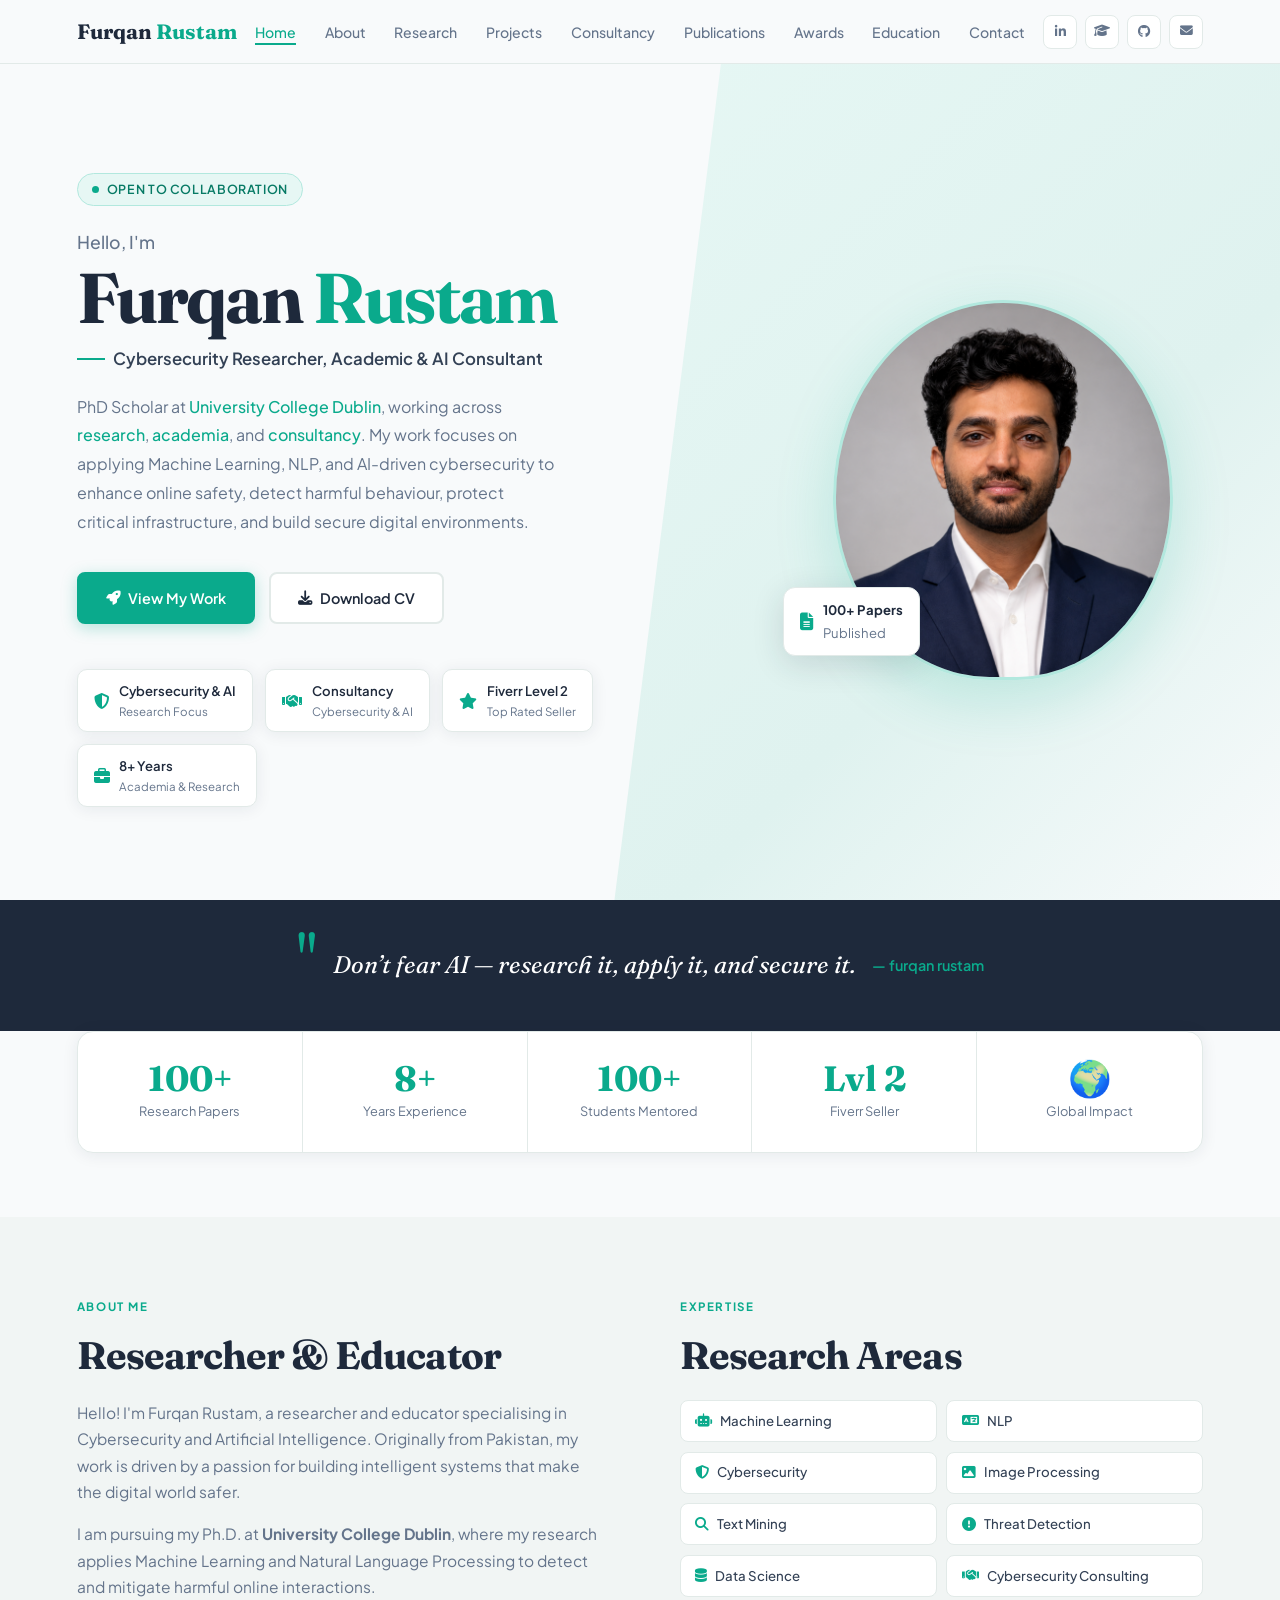
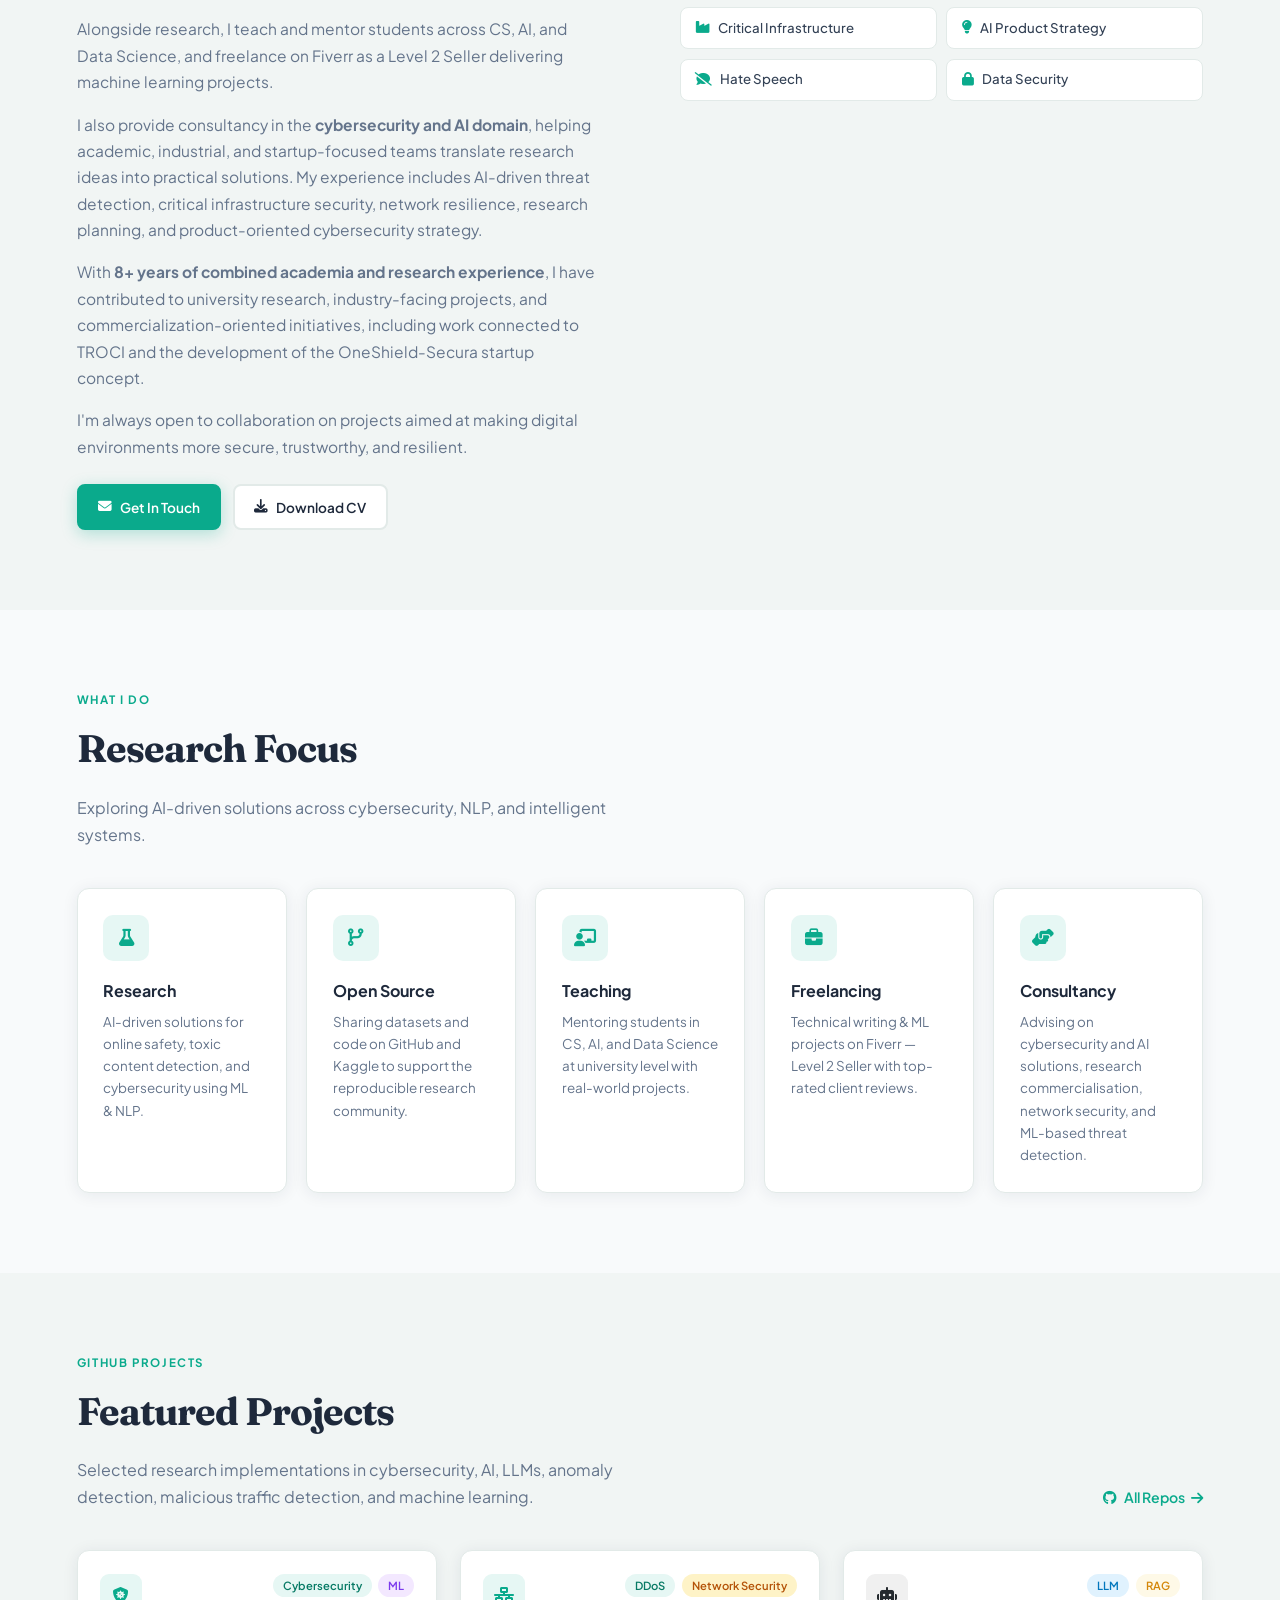
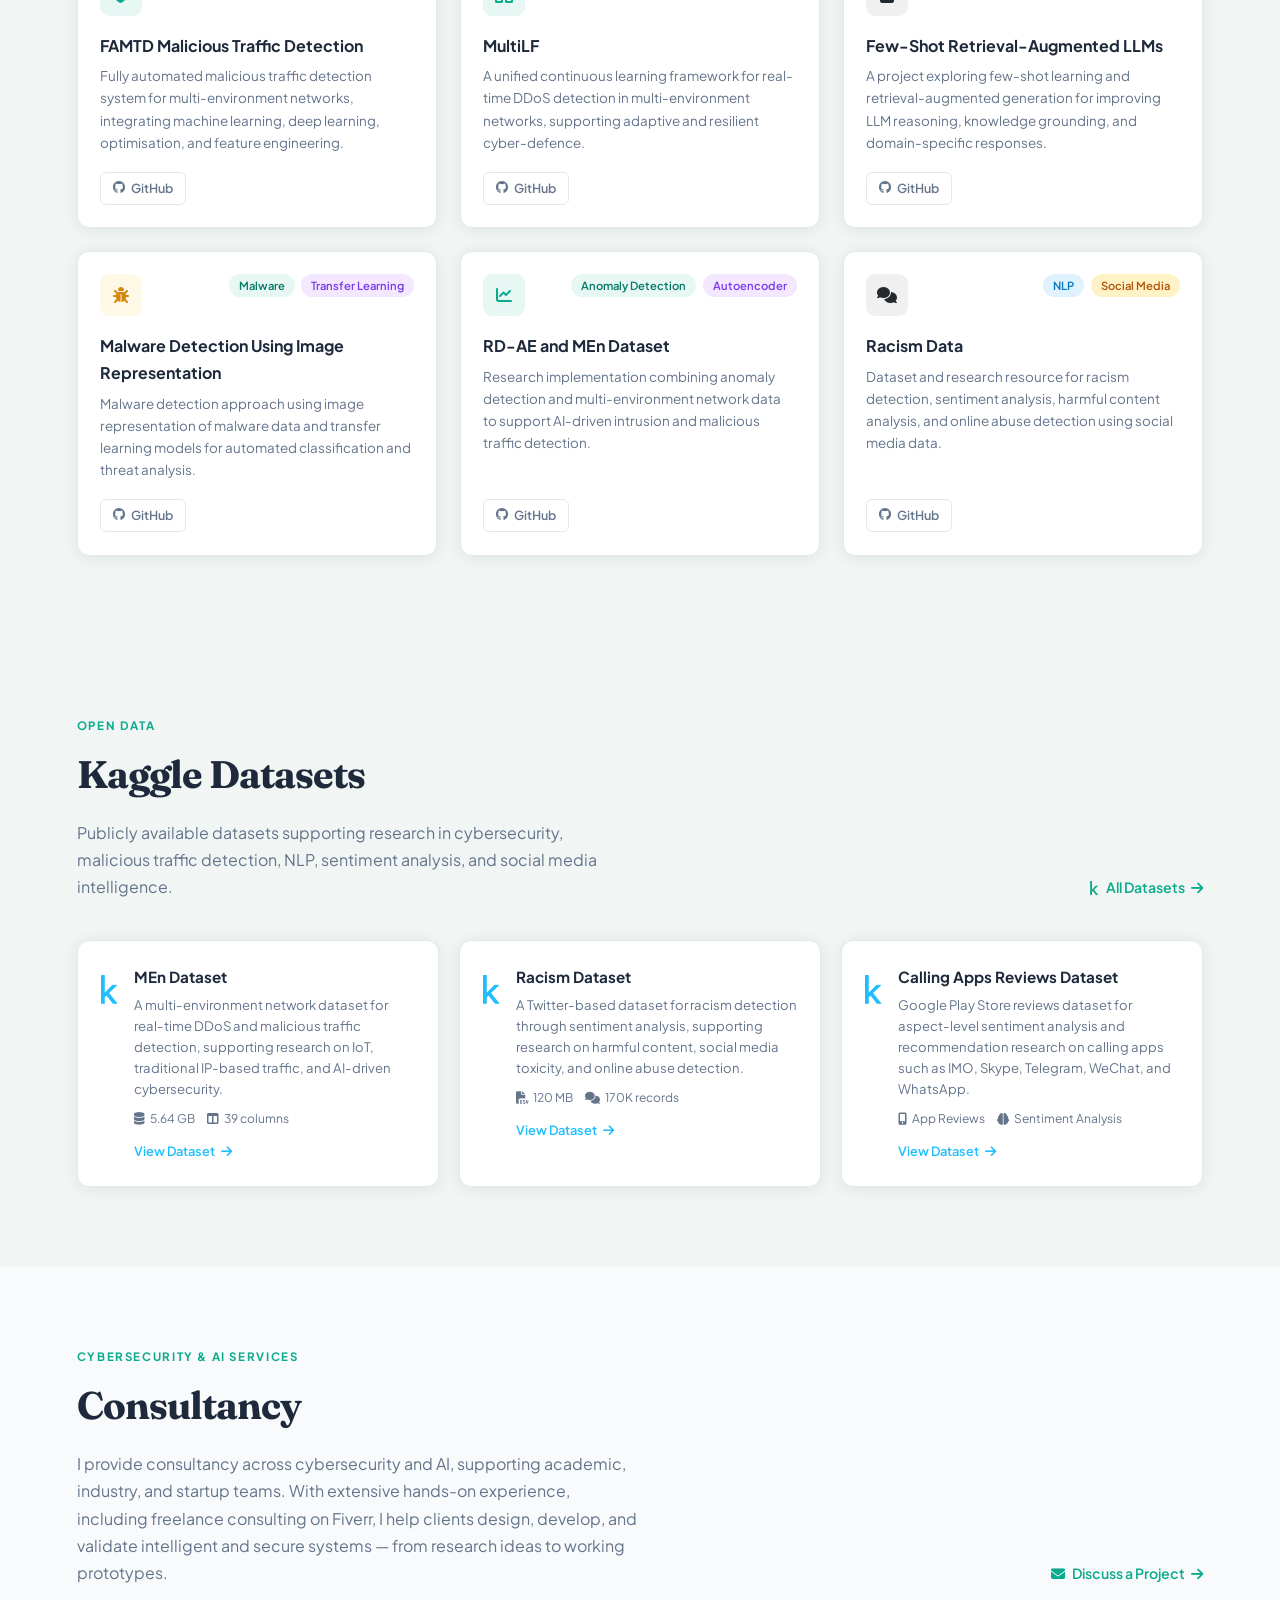
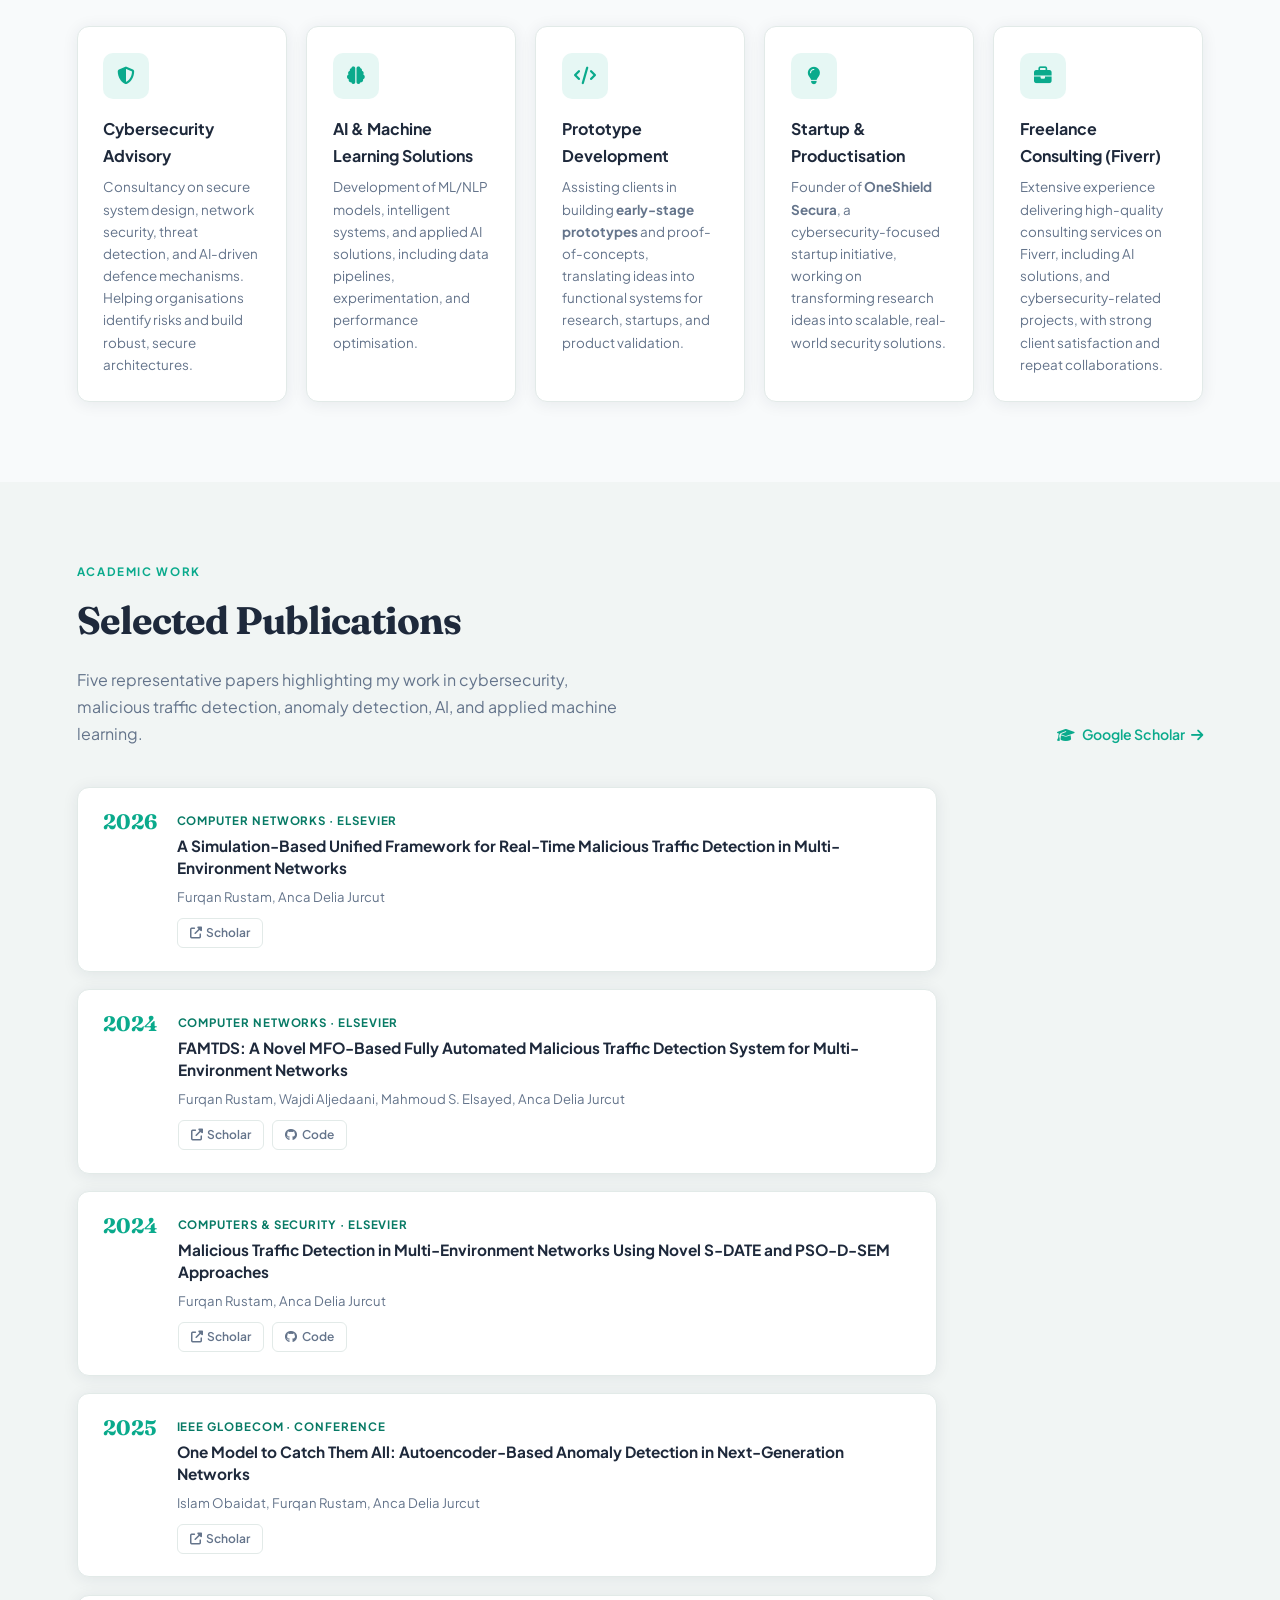
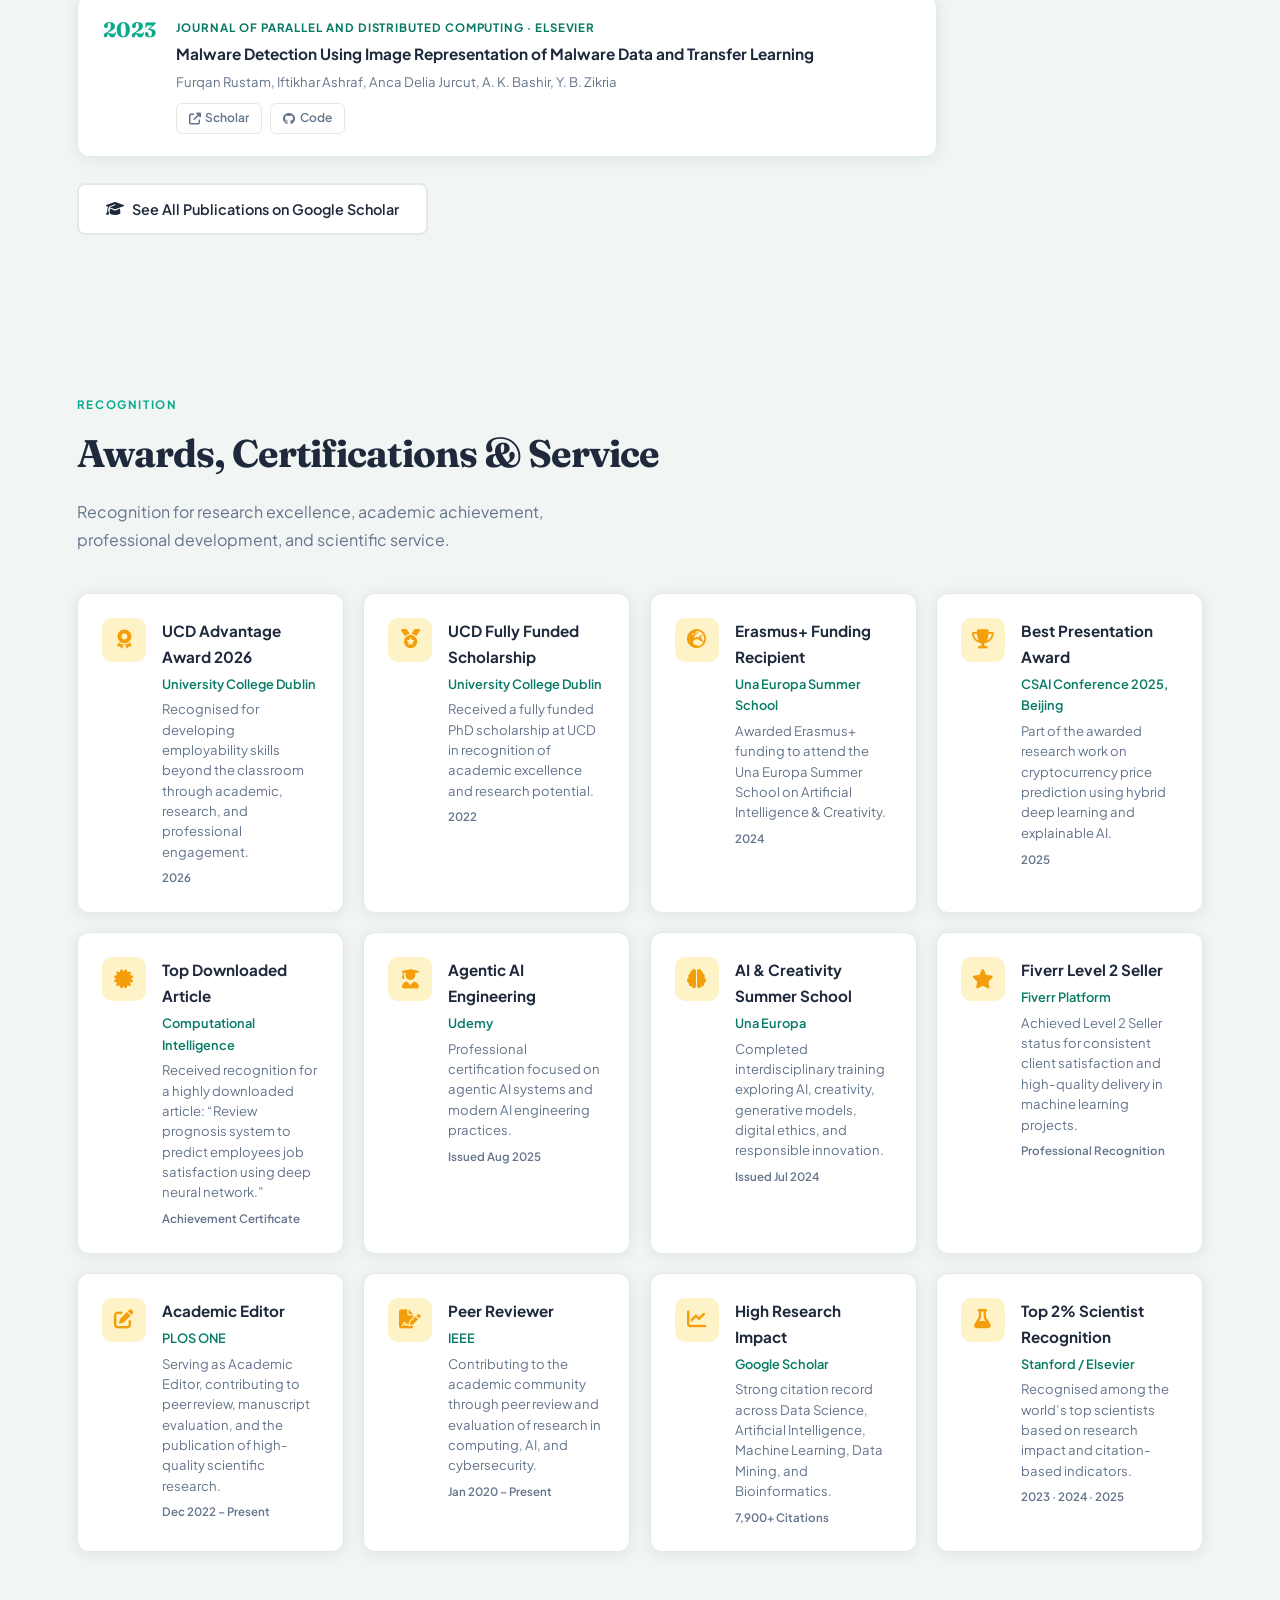
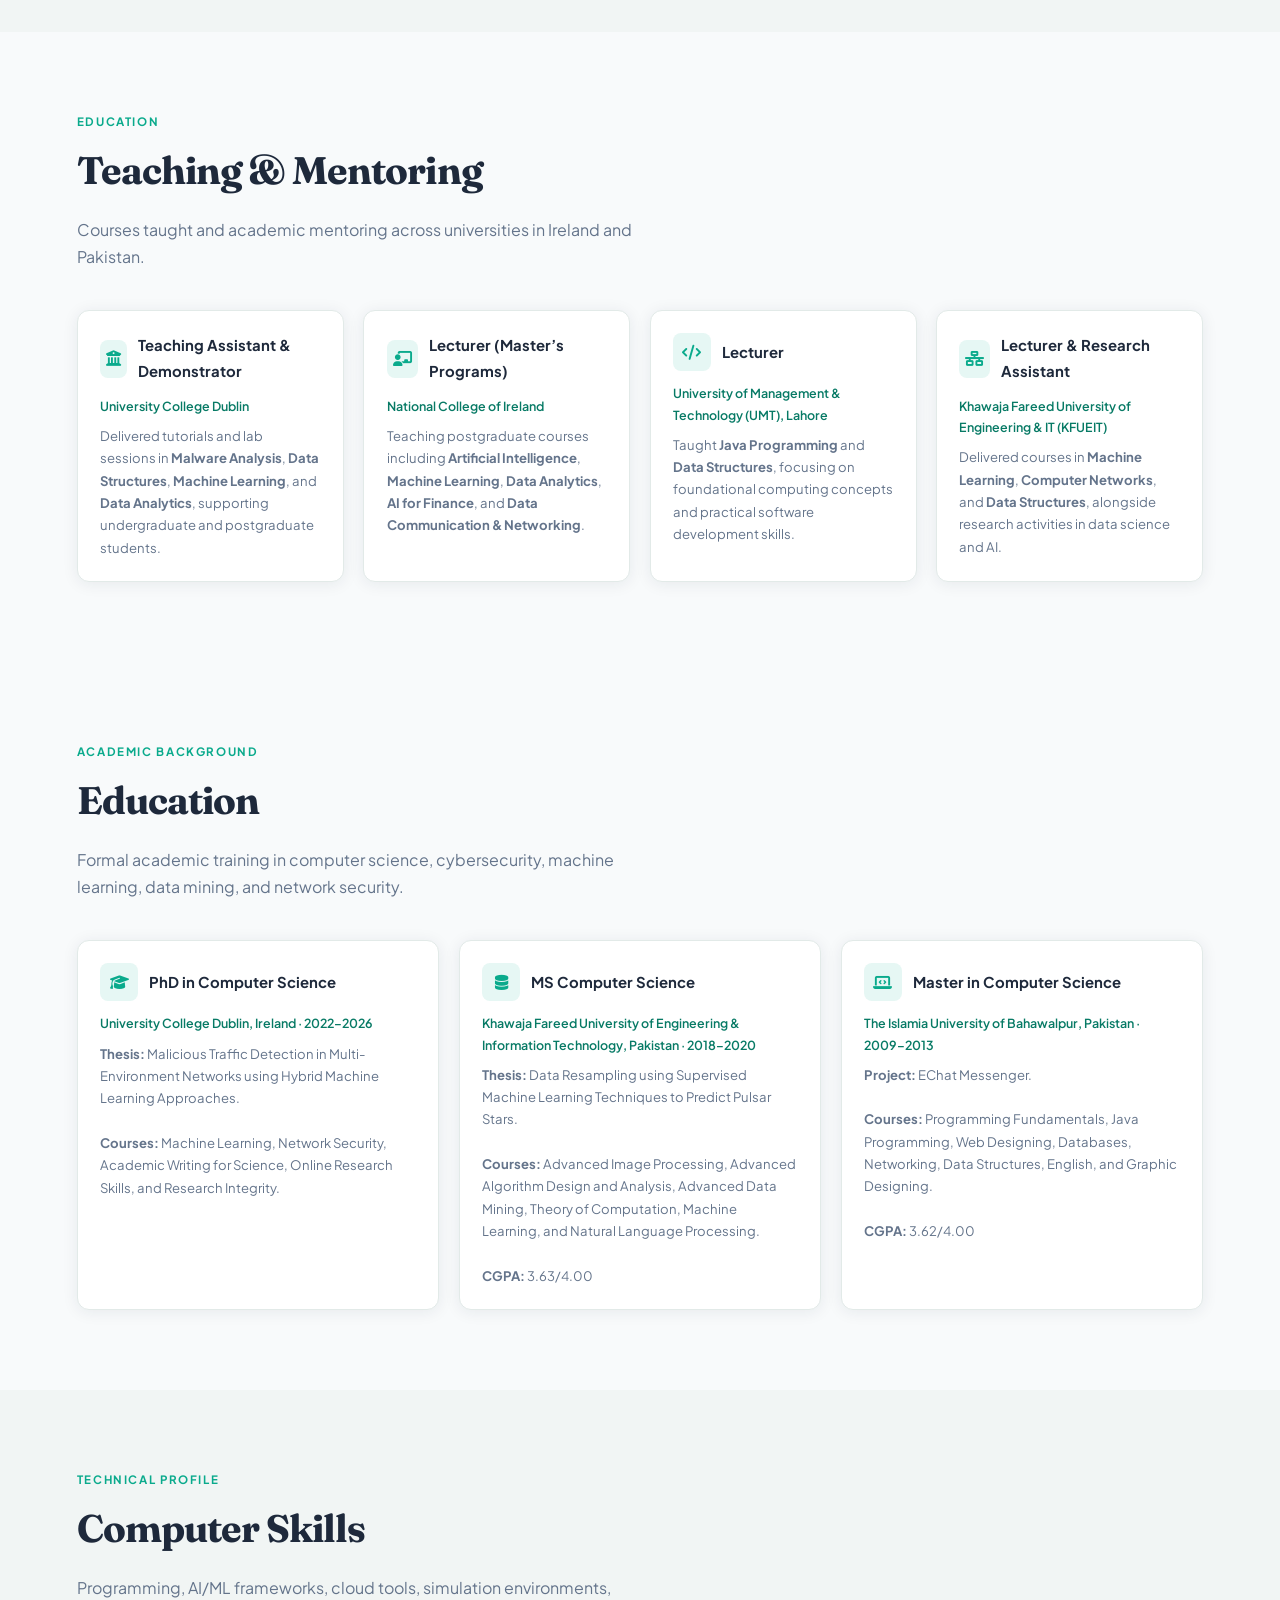
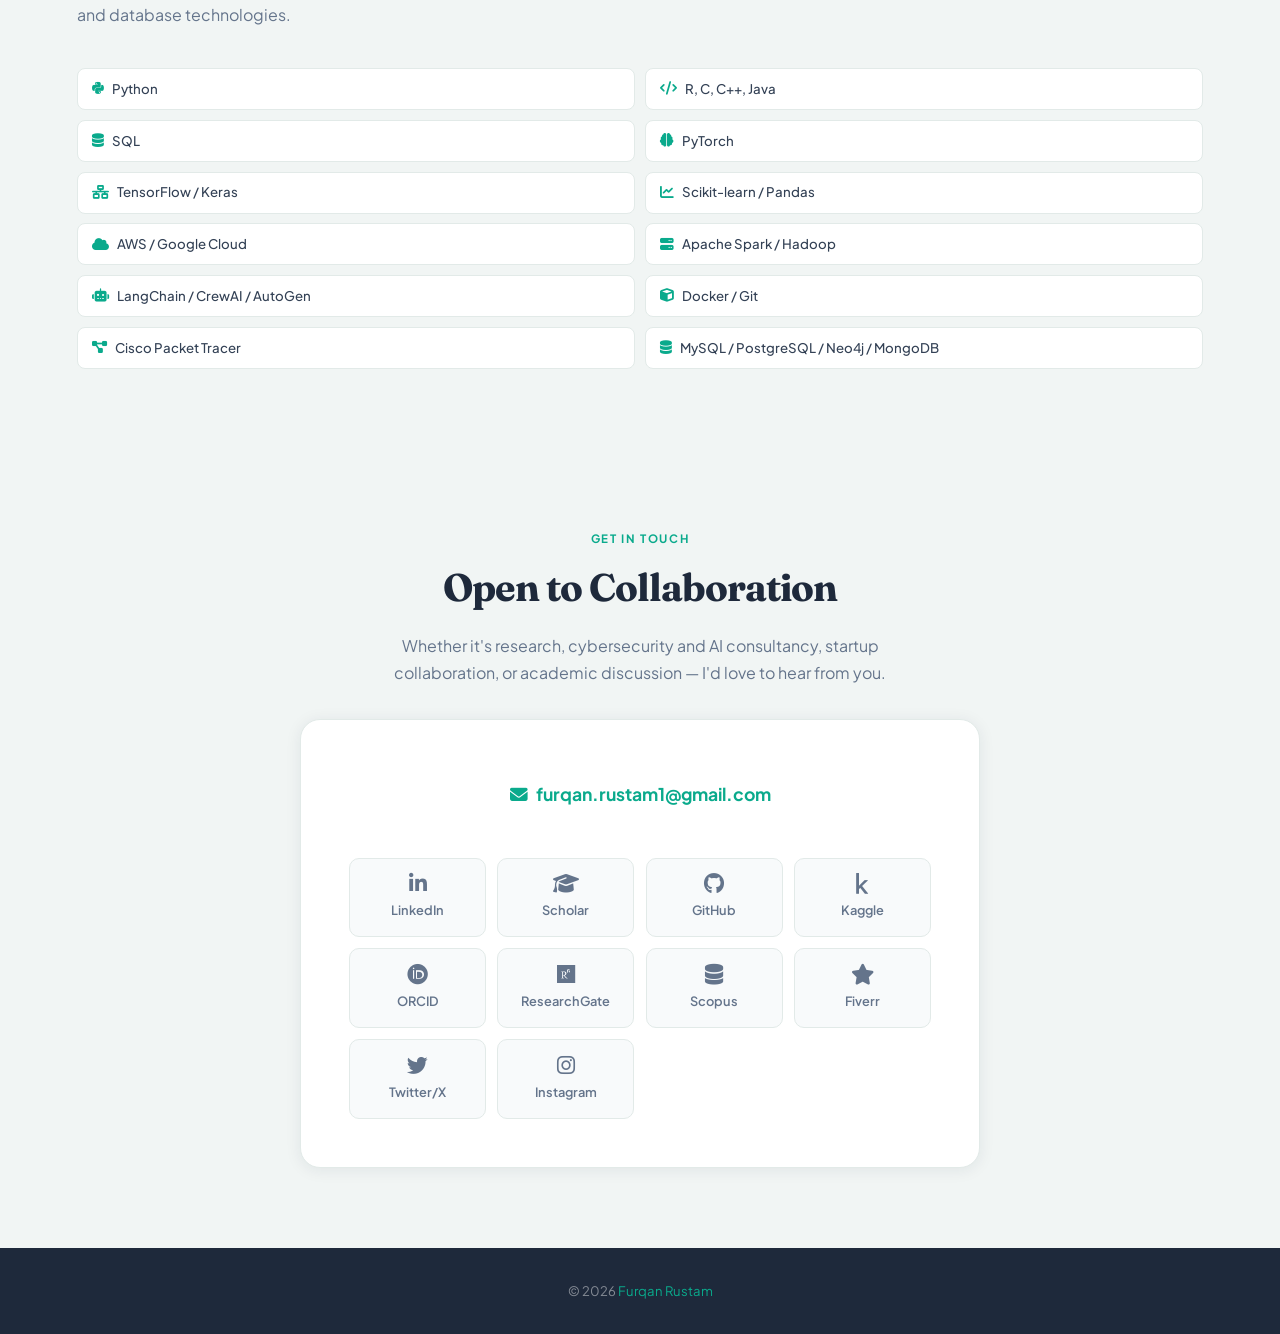
<file: index.html>
<!DOCTYPE html>
<html lang="en">
<head>
  <meta charset="UTF-8" />
  <meta name="viewport" content="width=device-width, initial-scale=1.0" />
  <title>Furqan Rustam — Cybersecurity Researcher & AI Scientist</title>
  <meta name="description" content="Furqan Rustam — PhD Scholar at University College Dublin. Cybersecurity Researcher using AI & NLP for safer digital systems." />
  <link rel="preconnect" href="https://fonts.googleapis.com" />
  <link rel="preconnect" href="https://fonts.gstatic.com" crossorigin />
  <link href="https://fonts.googleapis.com/css2?family=Fraunces:ital,wght@0,400;0,600;0,700;1,400&family=Plus+Jakarta+Sans:wght@300;400;500;600;700&display=swap" rel="stylesheet" />
  <link rel="stylesheet" href="https://cdnjs.cloudflare.com/ajax/libs/font-awesome/6.5.0/css/all.min.css" />

  <style>
    :root {
      --teal:        #0aaa8c;
      --teal-light:  #e6f7f4;
      --teal-mid:    #b2e8de;
      --teal-dark:   #077a65;
      --slate:       #1e293b;
      --slate-mid:   #334155;
      --slate-light: #64748b;
      --bg:          #f8fafb;
      --bg-card:     #ffffff;
      --bg-section:  #f1f5f4;
      --border:      #e2eae8;
      --text:        #1e293b;
      --text-muted:  #64748b;
      --radius:      12px;
      --shadow:      0 2px 16px rgba(30,41,59,0.08);
      --shadow-hover:0 8px 32px rgba(30,41,59,0.14);
    }

    *, *::before, *::after { box-sizing: border-box; margin: 0; padding: 0; }
    html { scroll-behavior: smooth; }

    body {
      font-family: 'Plus Jakarta Sans', sans-serif;
      background: var(--bg);
      color: var(--text);
      line-height: 1.7;
      overflow-x: hidden;
    }

    /* NAV */
    nav {
      position: sticky; top: 0; z-index: 200;
      height: 64px;
      display: flex; align-items: center; justify-content: space-between;
      padding: 0 6%;
      background: rgba(248,250,251,0.95);
      backdrop-filter: blur(14px);
      border-bottom: 1px solid var(--border);
    }
    .nav-logo {
      font-family: 'Fraunces', serif;
      font-size: 1.3rem; font-weight: 700;
      color: var(--slate); text-decoration: none;
    }
    .nav-logo span { color: var(--teal); }
    .nav-links { display: flex; gap: 1.8rem; list-style: none; }
    .nav-links a {
      text-decoration: none; color: var(--text-muted);
      font-size: 0.88rem; font-weight: 500;
      transition: color .2s; position: relative; padding-bottom: 2px;
    }
    .nav-links a::after {
      content: ''; position: absolute; bottom: -2px; left: 0;
      width: 0; height: 2px; background: var(--teal); transition: width .25s;
    }
    .nav-links a:hover { color: var(--teal); }
    .nav-links a:hover::after, .nav-links a.active::after { width: 100%; }
    .nav-links a.active { color: var(--teal); }
    .nav-icons { display: flex; gap: 0.5rem; }
    .nav-icons a {
      width: 34px; height: 34px; border-radius: 8px;
      border: 1px solid var(--border); background: var(--bg-card);
      display: grid; place-items: center;
      color: var(--text-muted); text-decoration: none;
      font-size: 0.8rem; transition: all .2s;
    }
    .nav-icons a:hover { border-color: var(--teal); color: var(--teal); background: var(--teal-light); }
    .hamburger { display: none; cursor: pointer; font-size: 1.2rem; color: var(--slate); border: none; background: none; padding: 4px; }

    /* HERO */
    #home {
      min-height: calc(100vh - 64px);
      display: grid; grid-template-columns: 1fr 400px;
      align-items: center; gap: 4rem;
      padding: 4rem 6% 3rem;
      position: relative; overflow: hidden;
    }
    .hero-bg-blob {
      position: absolute; right: 0; top: 0;
      width: 52%; height: 100%;
      background: linear-gradient(135deg, var(--teal-light) 0%, #dff2ef 60%, var(--bg) 100%);
      clip-path: polygon(16% 0, 100% 0, 100% 100%, 0 100%);
      z-index: 0;
    }
    .hero-content { position: relative; z-index: 1; }
    .hero-pill {
      display: inline-flex; align-items: center; gap: 0.5rem;
      padding: 5px 14px; border-radius: 100px;
      background: var(--teal-light); border: 1px solid var(--teal-mid);
      color: var(--teal-dark); font-size: 0.78rem; font-weight: 600;
      letter-spacing: .05em; text-transform: uppercase; margin-bottom: 1.4rem;
    }
    .hero-pill-dot { width: 7px; height: 7px; border-radius: 50%; background: var(--teal); animation: pulse 2s infinite; }
    @keyframes pulse { 0%,100%{opacity:1;transform:scale(1)} 50%{opacity:.5;transform:scale(1.4)} }
    .hero-greeting { color: var(--text-muted); font-size: 1.1rem; font-weight: 500; margin-bottom: 0.2rem; }
    .hero-name {
      font-family: 'Fraunces', serif;
      font-size: clamp(3rem, 5.5vw, 5rem);
      font-weight: 700; line-height: 1.05;
      color: var(--slate); letter-spacing: -0.03em; margin-bottom: 0.6rem;
    }
    .hero-name em { color: var(--teal); font-style: normal; }
    .hero-role {
      font-size: 1.05rem; font-weight: 600; color: var(--slate-mid); margin-bottom: 1.2rem;
      display: flex; align-items: center; gap: 0.5rem;
    }
    .hero-role::before { content: ''; width: 28px; height: 2px; background: var(--teal); display: block; }
    .hero-desc { font-size: 1rem; color: var(--text-muted); max-width: 480px; margin-bottom: 2.2rem; line-height: 1.8; }
    .hero-desc a { color: var(--teal); text-decoration: none; font-weight: 500; }
    .hero-btns { display: flex; gap: 0.85rem; flex-wrap: wrap; margin-bottom: 2.8rem; }

    .btn-primary {
      display: inline-flex; align-items: center; gap: 0.5rem;
      padding: 0.75rem 1.7rem; background: var(--teal); color: #fff;
      border-radius: 8px; font-weight: 600; font-size: 0.9rem;
      text-decoration: none; border: 2px solid var(--teal);
      transition: all .2s; box-shadow: 0 4px 16px rgba(10,170,140,0.28);
    }
    .btn-primary:hover { background: var(--teal-dark); border-color: var(--teal-dark); transform: translateY(-2px); }
    .btn-outline {
      display: inline-flex; align-items: center; gap: 0.5rem;
      padding: 0.75rem 1.7rem; border: 2px solid var(--border);
      color: var(--slate); border-radius: 8px; font-weight: 600; font-size: 0.9rem;
      text-decoration: none; background: var(--bg-card); transition: all .2s;
    }
    .btn-outline:hover { border-color: var(--teal); color: var(--teal); transform: translateY(-2px); }

    .hero-badges { display: flex; flex-wrap: wrap; gap: 0.75rem; }
    .badge {
      display: flex; align-items: center; gap: 0.6rem;
      padding: 0.6rem 1rem; background: var(--bg-card);
      border: 1px solid var(--border); border-radius: 10px;
      box-shadow: var(--shadow); font-size: 0.82rem;
    }
    .badge i { color: var(--teal); font-size: 1rem; }
    .badge-val { font-weight: 600; color: var(--slate); }
    .badge-lbl { color: var(--text-muted); font-size: 0.72rem; }

    .hero-img-wrap { position: relative; z-index: 1; display: flex; justify-content: center; align-items: flex-end; }
    .hero-img-frame {
      width: 340px; height: 380px;
      border-radius: 50% 50% 46% 46% / 52% 52% 48% 48%;
      background: linear-gradient(160deg, var(--teal-mid) 0%, var(--teal-light) 100%);
      border: 3px solid var(--teal-mid); overflow: hidden;
      display: flex; align-items: center; justify-content: center;
      box-shadow: 0 20px 60px rgba(10,170,140,0.18);
    }
    .hero-img-frame img { width: 100%; height: 100%; object-fit: cover; object-position: top; }
    .photo-ph { display: flex; flex-direction: column; align-items: center; gap: 0.6rem; color: var(--text-muted); text-align: center; padding: 1rem; }
    .photo-ph i { font-size: 4rem; color: var(--teal-mid); }
    .photo-ph small { font-size: 0.75rem; line-height: 1.5; }
    .hero-float-card {
      position: absolute; bottom: 24px; left: -20px;
      background: var(--bg-card); border: 1px solid var(--border);
      border-radius: 12px; padding: 0.7rem 1rem;
      box-shadow: var(--shadow-hover);
      display: flex; align-items: center; gap: 0.6rem; font-size: 0.82rem;
    }
    .hero-float-card i { color: var(--teal); font-size: 1.1rem; }
    .fc-val { font-weight: 700; color: var(--slate); }
    .fc-lbl { color: var(--text-muted); }

    /* SECTION COMMON */
    section { padding: 5rem 6%; }
    .sec-label { font-size: 0.72rem; font-weight: 700; letter-spacing: .14em; text-transform: uppercase; color: var(--teal); margin-bottom: 0.4rem; }
    .sec-title { font-family: 'Fraunces', serif; font-size: clamp(1.8rem,3vw,2.6rem); font-weight: 700; color: var(--slate); letter-spacing: -0.025em; margin-bottom: 0.75rem; }
    .sec-sub { color: var(--text-muted); font-size: 1rem; max-width: 560px; margin-bottom: 2.5rem; }
    .sec-header-row { display: flex; align-items: flex-end; justify-content: space-between; flex-wrap: wrap; gap: 1rem; margin-bottom: 2.5rem; }
    .sec-header-row .sec-sub { margin-bottom: 0; }
    .see-all {
      display: inline-flex; align-items: center; gap: 0.4rem;
      color: var(--teal); font-size: 0.88rem; font-weight: 600;
      text-decoration: none; white-space: nowrap; transition: gap .2s;
    }
    .see-all:hover { gap: 0.7rem; }

    /* QUOTE */
    .quote-banner {
      background: var(--slate); color: #fff;
      padding: 2.5rem 6%; text-align: center;
      display: flex; align-items: center; justify-content: center; gap: 1rem; flex-wrap: wrap;
    }
    .q-mark { font-family: 'Fraunces', serif; font-size: 4rem; color: var(--teal); line-height: 1; margin-top: -0.8rem; }
    .q-text { font-family: 'Fraunces', serif; font-size: clamp(1.1rem,2vw,1.5rem); font-style: italic; }
    .q-attr { color: var(--teal); font-size: 0.9rem; font-weight: 600; }

    /* STATS */
    .stats-wrap { padding: 0 6% 4rem; }
    .stats-bar {
      display: grid; grid-template-columns: repeat(5,1fr);
      background: var(--bg-card); border: 1px solid var(--border);
      border-radius: 16px; overflow: hidden; box-shadow: var(--shadow);
    }
    .stat { padding: 1.8rem 1.2rem; text-align: center; border-right: 1px solid var(--border); }
    .stat:last-child { border-right: none; }
    .stat-num { font-family: 'Fraunces', serif; font-size: 2.2rem; font-weight: 700; color: var(--teal); line-height: 1; }
    .stat-lbl { font-size: 0.8rem; color: var(--text-muted); margin-top: 0.3rem; }

    /* ABOUT */
    #about { background: var(--bg-section); }
    .about-grid { display: grid; grid-template-columns: 1fr 1fr; gap: 5rem; align-items: start; }
    .about-text p { color: var(--text-muted); margin-bottom: 1rem; font-size: 0.97rem; }
    .expertise-grid { display: grid; grid-template-columns: 1fr 1fr; gap: 0.6rem; margin-top: 0.5rem; }
    .chip {
      display: flex; align-items: center; gap: 0.5rem;
      padding: 0.55rem 0.9rem; background: var(--bg-card);
      border: 1px solid var(--border); border-radius: 8px;
      font-size: 0.83rem; color: var(--slate-mid); font-weight: 500; transition: all .2s;
    }
    .chip:hover { border-color: var(--teal); color: var(--teal); background: var(--teal-light); }
    .chip i { color: var(--teal); font-size: 0.85rem; }

    /* FOCUS CARDS */
    .focus-grid { display: grid; grid-template-columns: repeat(auto-fit,minmax(200px,1fr)); gap: 1.2rem; }
    .focus-card {
      background: var(--bg-card); border: 1px solid var(--border);
      border-radius: var(--radius); padding: 1.6rem;
      transition: all .25s; box-shadow: var(--shadow);
    }
    .focus-card:hover { border-color: var(--teal); transform: translateY(-5px); box-shadow: var(--shadow-hover); }
    .fc-icon { width: 46px; height: 46px; border-radius: 10px; background: var(--teal-light); display: grid; place-items: center; color: var(--teal); font-size: 1.1rem; margin-bottom: 1rem; }
    .focus-card h3 { font-size: 1rem; font-weight: 700; color: var(--slate); margin-bottom: 0.45rem; }
    .focus-card p { font-size: 0.84rem; color: var(--text-muted); line-height: 1.65; }

    /* PROJECTS */
    #projects { background: var(--bg-section); }
    .projects-grid { display: grid; grid-template-columns: repeat(auto-fit,minmax(300px,1fr)); gap: 1.4rem; }
    .proj-card {
      background: var(--bg-card); border: 1px solid var(--border);
      border-radius: var(--radius); overflow: hidden;
      box-shadow: var(--shadow); transition: all .25s; display: flex; flex-direction: column;
    }
    .proj-card:hover { border-color: var(--teal); transform: translateY(-5px); box-shadow: var(--shadow-hover); }
    .proj-top { padding: 1.4rem 1.4rem 0; display: flex; align-items: flex-start; justify-content: space-between; gap: 1rem; }
    .proj-icon { width: 42px; height: 42px; border-radius: 9px; display: grid; place-items: center; font-size: 1rem; flex-shrink: 0; }
    .proj-icon.gh { background: #f0f0f0; color: #24292e; }
    .proj-icon.kg { background: #e8f4ff; color: #20beff; }
    .proj-icon.py { background: #fef9e7; color: #d4870a; }
    .proj-icon.sec { background: var(--teal-light); color: var(--teal); }
    .proj-tags { display: flex; gap: 0.4rem; flex-wrap: wrap; }
    .proj-tag { padding: 2px 10px; border-radius: 100px; font-size: 0.7rem; font-weight: 600; }
    .tag-ml { background: #f3e8ff; color: #7c3aed; }
    .tag-nlp { background: #e0f2fe; color: #0277bd; }
    .tag-sec { background: var(--teal-light); color: var(--teal-dark); }
    .tag-data { background: #fef3c7; color: #b45309; }
    .tag-py { background: #fef9e7; color: #d4870a; }
    .proj-body { padding: 1rem 1.4rem 1.4rem; flex: 1; display: flex; flex-direction: column; }
    .proj-body h3 { font-size: 1rem; font-weight: 700; color: var(--slate); margin-bottom: 0.4rem; }
    .proj-body p { font-size: 0.84rem; color: var(--text-muted); line-height: 1.65; flex: 1; }
    .proj-links { display: flex; gap: 0.6rem; margin-top: 1.1rem; }
    .proj-link {
      display: inline-flex; align-items: center; gap: 0.35rem;
      padding: 5px 12px; border: 1px solid var(--border);
      border-radius: 6px; font-size: 0.78rem; font-weight: 600;
      color: var(--text-muted); text-decoration: none; transition: all .2s;
    }
    .proj-link:hover { border-color: var(--teal); color: var(--teal); background: var(--teal-light); }

    /* KAGGLE */
    .kaggle-grid { display: grid; grid-template-columns: repeat(auto-fit,minmax(280px,1fr)); gap: 1.2rem; }
    .kag-card {
      background: var(--bg-card); border: 1px solid var(--border);
      border-radius: var(--radius); padding: 1.4rem;
      box-shadow: var(--shadow); transition: all .25s; display: flex; gap: 1rem; align-items: flex-start;
    }
    .kag-card:hover { border-color: #20beff; transform: translateY(-4px); box-shadow: var(--shadow-hover); }
    .kag-icon { font-size: 1.8rem; flex-shrink: 0; color: #20beff; }
    .kag-card h3 { font-size: 0.95rem; font-weight: 700; color: var(--slate); margin-bottom: 0.3rem; }
    .kag-card p { font-size: 0.82rem; color: var(--text-muted); line-height: 1.6; }
    .kag-meta { display: flex; gap: 0.75rem; margin-top: 0.6rem; font-size: 0.75rem; color: var(--text-muted); }
    .kag-meta span { display: flex; align-items: center; gap: 0.3rem; }
    .kag-link { display: inline-flex; align-items: center; gap: 0.35rem; margin-top: 0.75rem; color: #20beff; font-size: 0.8rem; font-weight: 600; text-decoration: none; transition: gap .2s; }
    .kag-link:hover { gap: 0.6rem; }

    /* PUBLICATIONS */
    #publications { background: var(--bg-section); }
    .pub-list { display: flex; flex-direction: column; gap: 1.1rem; max-width: 860px; }
    .pub-card {
      background: var(--bg-card); border: 1px solid var(--border);
      border-radius: var(--radius); padding: 1.4rem 1.6rem;
      box-shadow: var(--shadow); transition: border-color .2s; display: flex; gap: 1.2rem; align-items: flex-start;
    }
    .pub-card:hover { border-color: var(--teal); }
    .pub-year { font-family: 'Fraunces', serif; font-size: 1.3rem; font-weight: 700; color: var(--teal); min-width: 48px; text-align: center; line-height: 1; padding-top: 0.1rem; }
    .pub-body { flex: 1; }
    .pub-venue { font-size: 0.72rem; font-weight: 700; letter-spacing: .08em; text-transform: uppercase; color: var(--teal-dark); margin-bottom: 0.3rem; }
    .pub-title { font-weight: 700; color: var(--slate); font-size: 0.96rem; margin-bottom: 0.4rem; line-height: 1.45; }
    .pub-authors { font-size: 0.82rem; color: var(--text-muted); margin-bottom: 0.6rem; }
    .pub-links { display: flex; gap: 0.5rem; flex-wrap: wrap; }
    .pub-btn {
      display: inline-flex; align-items: center; gap: 0.3rem;
      padding: 4px 12px; border: 1px solid var(--border);
      border-radius: 6px; font-size: 0.75rem; font-weight: 600;
      color: var(--text-muted); text-decoration: none; transition: all .2s;
    }
    .pub-btn:hover { border-color: var(--teal); color: var(--teal); background: var(--teal-light); }

    /* AWARDS */
    .awards-grid { display: grid; grid-template-columns: repeat(auto-fit,minmax(260px,1fr)); gap: 1.2rem; }
    .award-card {
      background: var(--bg-card); border: 1px solid var(--border);
      border-radius: var(--radius); padding: 1.5rem;
      box-shadow: var(--shadow); transition: all .25s; display: flex; gap: 1rem; align-items: flex-start;
    }
    .award-card:hover { border-color: #f59e0b; transform: translateY(-4px); box-shadow: var(--shadow-hover); }
    .award-icon { width: 44px; height: 44px; border-radius: 10px; background: #fef3c7; display: grid; place-items: center; font-size: 1.2rem; color: #f59e0b; flex-shrink: 0; }
    .award-card h3 { font-size: 0.95rem; font-weight: 700; color: var(--slate); margin-bottom: 0.25rem; }
    .award-org { font-size: 0.8rem; color: var(--teal-dark); font-weight: 600; margin-bottom: 0.25rem; }
    .award-card p { font-size: 0.82rem; color: var(--text-muted); line-height: 1.55; }
    .award-year { font-size: 0.72rem; color: var(--text-muted); margin-top: 0.4rem; font-weight: 600; }

    /* TEACHING */
    #teaching { background: var(--bg); }
    .teaching-grid { display: grid; grid-template-columns: repeat(auto-fit,minmax(250px,1fr)); gap: 1.2rem; }
    .teach-card { background: var(--bg-card); border: 1px solid var(--border); border-radius: var(--radius); padding: 1.4rem; box-shadow: var(--shadow); transition: all .25s; }
    .teach-card:hover { border-color: var(--teal); transform: translateY(-4px); }
    .tc-top { display: flex; align-items: center; gap: 0.7rem; margin-bottom: 0.75rem; }
    .tc-icon { width: 38px; height: 38px; border-radius: 8px; background: var(--teal-light); display: grid; place-items: center; color: var(--teal); font-size: 0.95rem; }
    .teach-card h3 { font-size: 0.93rem; font-weight: 700; color: var(--slate); }
    .tc-inst { font-size: 0.78rem; color: var(--teal-dark); font-weight: 600; margin-bottom: 0.5rem; }
    .teach-card p { font-size: 0.82rem; color: var(--text-muted); }

    /* CONTACT */
    #contact { background: var(--bg-section); text-align: center; }
    .contact-inner { max-width: 680px; margin: 0 auto; }
    .contact-card { background: var(--bg-card); border: 1px solid var(--border); border-radius: 20px; padding: 3rem; box-shadow: var(--shadow); margin-top: 2rem; }
    .contact-email { display: inline-flex; align-items: center; gap: 0.5rem; font-size: 1.1rem; font-weight: 700; color: var(--teal); text-decoration: none; margin: 0.75rem 0 1.5rem; }
    .contact-grid { display: grid; grid-template-columns: repeat(auto-fit,minmax(120px,1fr)); gap: 0.7rem; margin-top: 1.5rem; }
    .c-link {
      display: flex; flex-direction: column; align-items: center; gap: 0.4rem;
      padding: 0.9rem 0.5rem; border: 1px solid var(--border);
      border-radius: 10px; color: var(--text-muted); text-decoration: none;
      font-size: 0.8rem; font-weight: 600; background: var(--bg); transition: all .2s;
    }
    .c-link i { font-size: 1.3rem; }
    .c-link:hover { border-color: var(--teal); color: var(--teal); background: var(--teal-light); }

    /* FOOTER */
    footer { background: var(--slate); color: rgba(255,255,255,0.45); padding: 2rem 6%; text-align: center; font-size: 0.82rem; }
    footer a { color: var(--teal); text-decoration: none; }

    /* FADE IN */
    .fi { opacity: 0; transform: translateY(24px); transition: opacity .65s ease, transform .65s ease; }
    .fi.show { opacity: 1; transform: none; }
    .fi-d1 { transition-delay: .12s; }
    .fi-d2 { transition-delay: .22s; }

    /* RESPONSIVE */
    @media (max-width: 960px) {
      #home { grid-template-columns: 1fr; padding: 3rem 6% 5rem; }
      .hero-bg-blob { display: none; }
      .hero-img-wrap { order: -1; }
      .hero-img-frame { width: 260px; height: 290px; }
      .hero-float-card { left: 50%; transform: translateX(-50%); bottom: -16px; white-space: nowrap; }
      .hero-content { text-align: center; }
      .hero-role { justify-content: center; }
      .hero-desc { margin: 0 auto 2rem; }
      .hero-btns { justify-content: center; }
      .hero-badges { justify-content: center; }
      .about-grid { grid-template-columns: 1fr; gap: 2.5rem; }
      .stats-bar { grid-template-columns: repeat(3,1fr); }
      .stat:nth-child(3) { border-right: none; }
      .nav-links { display: none; }
      .hamburger { display: block; }
    }
    @media (max-width: 600px) {
      .stats-bar { grid-template-columns: 1fr 1fr; }
      .stat:nth-child(2) { border-right: none; }
      .stat:nth-child(n+3) { border-top: 1px solid var(--border); border-right: 1px solid var(--border); }
      .stat:nth-child(4) { border-right: none; }
    }

    /* MOBILE NAV */
    .mobile-nav {
      display: none; position: fixed; top: 64px; left: 0; right: 0; z-index: 199;
      background: var(--bg-card); border-bottom: 1px solid var(--border);
      padding: 1.5rem 6%; flex-direction: column; gap: 1rem; box-shadow: 0 8px 24px rgba(0,0,0,.08);
    }
    .mobile-nav.open { display: flex; }
    .mobile-nav a { color: var(--slate); text-decoration: none; font-weight: 600; font-size: 1rem; padding: 0.2rem 0; }
    .mobile-nav a:hover { color: var(--teal); }
  </style>
</head>
<body>

<!-- NAV -->
<nav>
  <a class="nav-logo" href="#home">Furqan <span>Rustam</span></a>
  <ul class="nav-links">
    <li><a href="#home" class="active">Home</a></li>
    <li><a href="#about">About</a></li>
    <li><a href="#research">Research</a></li>
    <li><a href="#projects">Projects</a></li>
    <li><a href="#consultancy">Consultancy</a></li>
    <li><a href="#publications">Publications</a></li>
    <li><a href="#awards">Awards</a></li>
    <li><a href="#education">Education</a></li>
    <!-- <li><a href="#skills">Skills</a></li> -->
    <li><a href="#contact">Contact</a></li>
  </ul>
  <div class="nav-icons">
    <a href="https://www.linkedin.com/in/furqan-rustam-44963b136/" target="_blank" title="LinkedIn"><i class="fab fa-linkedin-in"></i></a>
    <a href="https://scholar.google.com/citations?user=B_dGtHQAAAAJ" target="_blank" title="Scholar"><i class="fas fa-graduation-cap"></i></a>
    <a href="https://github.com/furqanrustam" target="_blank" title="GitHub"><i class="fab fa-github"></i></a>
    <a href="mailto:furqan.rustam1@gmail.com" title="Email"><i class="fas fa-envelope"></i></a>
  </div>
  <button class="hamburger" onclick="toggleMenu()" aria-label="Menu"><i class="fas fa-bars"></i></button>
</nav>

<div class="mobile-nav" id="mobileNav">
  <a href="#home" onclick="closeMenu()">Home</a>
  <a href="#about" onclick="closeMenu()">About</a>
  <a href="#research" onclick="closeMenu()">Research</a>
  <a href="#projects" onclick="closeMenu()">Projects</a>
  <a href="#consultancy" onclick="closeMenu()">Consultancy</a>
  <a href="#publications" onclick="closeMenu()">Publications</a>
  <a href="#awards" onclick="closeMenu()">Awards</a>
  <a href="#education" onclick="closeMenu()">Education</a>
  <a href="#contact" onclick="closeMenu()">Contact</a>
</div>

<!-- HERO -->
<section id="home">
  <div class="hero-bg-blob"></div>
  <div class="hero-content">
    <div class="hero-pill"><span class="hero-pill-dot"></span> Open to Collaboration</div>
    <p class="hero-greeting">Hello, I'm</p>
    <h1 class="hero-name">Furqan <em>Rustam</em></h1>
    <p class="hero-role">Cybersecurity Researcher, Academic &amp; AI Consultant</p>
    <p class="hero-desc">
      PhD Scholar at <a href="https://www.ucd.ie/" target="_blank">University College Dublin</a>,
      working across <a href="#research">research</a>, <a href="#teaching">academia</a>, and
      <a href="#consultancy">consultancy</a>. My work focuses on applying Machine Learning,
      NLP, and AI-driven cybersecurity to enhance online safety, detect harmful behaviour,
      protect critical infrastructure, and build secure digital environments.
    </p>
    <div class="hero-btns">
      <a href="#projects" class="btn-primary"><i class="fas fa-rocket"></i> View My Work</a>
      <a href="https://drive.google.com/file/d/1OH-eQijWrh5gnOBtTEQRgM5203JAG5vo/view?usp=drive_link" class="btn-outline"><i class="fas fa-download"></i> Download CV</a>
      <!-- Change # above to "cv.pdf" once you add your CV file -->
    </div>
    <div class="hero-badges">
      <div class="badge"><i class="fas fa-shield-alt"></i><div><div class="badge-val">Cybersecurity &amp; AI</div><div class="badge-lbl">Research Focus</div></div></div>
      <div class="badge"><i class="fas fa-handshake"></i><div><div class="badge-val">Consultancy</div><div class="badge-lbl">Cybersecurity &amp; AI</div></div></div>
      <div class="badge"><i class="fas fa-star"></i><div><div class="badge-val">Fiverr Level 2</div><div class="badge-lbl">Top Rated Seller</div></div></div>
      <div class="badge"><i class="fas fa-briefcase"></i><div><div class="badge-val">8+ Years</div><div class="badge-lbl">Academia &amp; Research</div></div></div>
    </div>
  </div>

  <div class="hero-img-wrap">
    <div class="hero-img-frame">
      <!--
        ADD YOUR PHOTO:
        1. Save your photo as photo.jpg in the same folder as index.html
        2. Delete the <div class="photo-ph">...</div> block below
        3. Replace it with: <img src="photo.jpg" alt="Furqan Rustam" />
      -->
      <img src="furqan1.png" alt="Furqan Rustam" />
    </div>
    <div class="hero-float-card">
      <i class="fas fa-file-alt"></i>
      <div><div class="fc-val">100+ Papers</div><div class="fc-lbl">Published</div></div>
    </div>
  </div>
</section>

<!-- QUOTE -->
<div class="quote-banner">
  <span class="q-mark">"</span>
  <span class="q-text">Don’t fear AI — research it, apply it, and secure it.</span>
  <span class="q-attr">&mdash; furqan rustam</span>
</div>

<!-- STATS -->
<div class="stats-wrap fi">
  <div class="stats-bar">
    <div class="stat"><div class="stat-num">100+</div><div class="stat-lbl">Research Papers</div></div>
    <div class="stat"><div class="stat-num">8+</div><div class="stat-lbl">Years Experience</div></div>
    <div class="stat"><div class="stat-num">100+</div><div class="stat-lbl">Students Mentored</div></div>
    <div class="stat"><div class="stat-num">Lvl 2</div><div class="stat-lbl">Fiverr Seller</div></div>
    <div class="stat"><div class="stat-num">🌍</div><div class="stat-lbl">Global Impact</div></div>
  </div>
</div>

<!-- ABOUT -->
<section id="about">
  <div class="about-grid">
    <div class="fi">
      <p class="sec-label">About Me</p>
      <h2 class="sec-title">Researcher &amp; Educator</h2>
      <div class="about-text">
        <p>Hello! I'm Furqan Rustam, a researcher and educator specialising in Cybersecurity and Artificial Intelligence. Originally from Pakistan, my work is driven by a passion for building intelligent systems that make the digital world safer.</p>
        <p>I am pursuing my Ph.D. at <strong>University College Dublin</strong>, where my research applies Machine Learning and Natural Language Processing to detect and mitigate harmful online interactions.</p>
        <p>Alongside research, I teach and mentor students across CS, AI, and Data Science, and freelance on Fiverr as a Level 2 Seller delivering machine learning projects.</p>
        <p>I also provide consultancy in the <strong>cybersecurity and AI domain</strong>, helping academic, industrial, and startup-focused teams translate research ideas into practical solutions. My experience includes AI-driven threat detection, critical infrastructure security, network resilience, research planning, and product-oriented cybersecurity strategy.</p>
        <p>With <strong>8+ years of combined academia and research experience</strong>, I have contributed to university research, industry-facing projects, and commercialization-oriented initiatives, including work connected to TROCI and the development of the OneShield-Secura startup concept.</p>
        <p>I'm always open to collaboration on projects aimed at making digital environments more secure, trustworthy, and resilient.</p>
      </div>
      <div style="display:flex;gap:.75rem;margin-top:1.5rem;flex-wrap:wrap;">
        <a href="mailto:furqan.rustam1@gmail.com" class="btn-primary" style="font-size:.85rem;padding:.6rem 1.2rem;"><i class="fas fa-envelope"></i> Get In Touch</a>
        <a href="#" class="btn-outline" style="font-size:.85rem;padding:.6rem 1.2rem;"><i class="fas fa-download"></i> Download CV</a>
      </div>
    </div>
    <div class="fi fi-d1">
      <p class="sec-label">Expertise</p>
      <h2 class="sec-title">Research Areas</h2>
      <div class="expertise-grid">
        <div class="chip"><i class="fas fa-robot"></i> Machine Learning</div>
        <div class="chip"><i class="fas fa-language"></i> NLP</div>
        <div class="chip"><i class="fas fa-shield-alt"></i> Cybersecurity</div>
        <div class="chip"><i class="fas fa-image"></i> Image Processing</div>
        <div class="chip"><i class="fas fa-search"></i> Text Mining</div>
        <div class="chip"><i class="fas fa-exclamation-circle"></i> Threat Detection</div>
        <div class="chip"><i class="fas fa-database"></i> Data Science</div>
        <div class="chip"><i class="fas fa-handshake"></i> Cybersecurity Consulting</div>
        <div class="chip"><i class="fas fa-industry"></i> Critical Infrastructure</div>
        <div class="chip"><i class="fas fa-lightbulb"></i> AI Product Strategy</div>
        <div class="chip"><i class="fas fa-comment-slash"></i> Hate Speech</div>
        <div class="chip"><i class="fas fa-lock"></i> Data Security</div>
      </div>
    </div>
  </div>
</section>

<!-- RESEARCH FOCUS -->
<section id="research">
  <div class="sec-header-row fi">
    <div>
      <p class="sec-label">What I Do</p>
      <h2 class="sec-title">Research Focus</h2>
      <p class="sec-sub">Exploring AI-driven solutions across cybersecurity, NLP, and intelligent systems.</p>
    </div>
  </div>
  <div class="focus-grid fi fi-d1">
    <div class="focus-card">
      <div class="fc-icon"><i class="fas fa-flask"></i></div>
      <h3>Research</h3>
      <p>AI-driven solutions for online safety, toxic content detection, and cybersecurity using ML &amp; NLP.</p>
    </div>
    <div class="focus-card">
      <div class="fc-icon"><i class="fas fa-code-branch"></i></div>
      <h3>Open Source</h3>
      <p>Sharing datasets and code on GitHub and Kaggle to support the reproducible research community.</p>
    </div>
    <div class="focus-card">
      <div class="fc-icon"><i class="fas fa-chalkboard-teacher"></i></div>
      <h3>Teaching</h3>
      <p>Mentoring students in CS, AI, and Data Science at university level with real-world projects.</p>
    </div>
    <div class="focus-card">
      <div class="fc-icon"><i class="fas fa-briefcase"></i></div>
      <h3>Freelancing</h3>
      <p>Technical writing &amp; ML projects on Fiverr — Level 2 Seller with top-rated client reviews.</p>
    </div>
    <div class="focus-card">
      <div class="fc-icon"><i class="fas fa-handshake-angle"></i></div>
      <h3>Consultancy</h3>
      <p>Advising on cybersecurity and AI solutions, research commercialisation, network security, and ML-based threat detection.</p>
    </div>
  </div>
</section>

<!-- PROJECTS (GitHub) -->
<section id="projects">
  <div class="sec-header-row fi">
    <div>
      <p class="sec-label">GitHub Projects</p>
      <h2 class="sec-title">Featured Projects</h2>
      <p class="sec-sub">Selected research implementations in cybersecurity, AI, LLMs, anomaly detection, malicious traffic detection, and machine learning.</p>
    </div>
    <a href="https://github.com/furqanrustam?tab=repositories" target="_blank" class="see-all">
      <i class="fab fa-github"></i> All Repos <i class="fas fa-arrow-right"></i>
    </a>
  </div>

  <div class="projects-grid fi fi-d1">

    <div class="proj-card">
      <div class="proj-top">
        <div class="proj-icon sec"><i class="fas fa-shield-virus"></i></div>
        <div class="proj-tags">
          <span class="proj-tag tag-sec">Cybersecurity</span>
          <span class="proj-tag tag-ml">ML</span>
        </div>
      </div>
      <div class="proj-body">
        <h3>FAMTD Malicious Traffic Detection</h3>
        <p>
          Fully automated malicious traffic detection system for multi-environment networks,
          integrating machine learning, deep learning, optimisation, and feature engineering.
        </p>
        <div class="proj-links">
          <a href="https://github.com/furqanrustam/FAMTD-Malicious-Traffic-Detection" target="_blank" class="proj-link">
            <i class="fab fa-github"></i> GitHub
          </a>
        </div>
      </div>
    </div>

    <div class="proj-card">
      <div class="proj-top">
        <div class="proj-icon sec"><i class="fas fa-network-wired"></i></div>
        <div class="proj-tags">
          <span class="proj-tag tag-sec">DDoS</span>
          <span class="proj-tag tag-data">Network Security</span>
        </div>
      </div>
      <div class="proj-body">
        <h3>MultiLF</h3>
        <p>
          A unified continuous learning framework for real-time DDoS detection
          in multi-environment networks, supporting adaptive and resilient cyber-defence.
        </p>
        <div class="proj-links">
          <a href="https://github.com/furqanrustam/MultiLF" target="_blank" class="proj-link">
            <i class="fab fa-github"></i> GitHub
          </a>
        </div>
      </div>
    </div>

    <div class="proj-card">
      <div class="proj-top">
        <div class="proj-icon gh"><i class="fas fa-robot"></i></div>
        <div class="proj-tags">
          <span class="proj-tag tag-nlp">LLM</span>
          <span class="proj-tag tag-py">RAG</span>
        </div>
      </div>
      <div class="proj-body">
        <h3>Few-Shot Retrieval-Augmented LLMs</h3>
        <p>
          A project exploring few-shot learning and retrieval-augmented generation
          for improving LLM reasoning, knowledge grounding, and domain-specific responses.
        </p>
        <div class="proj-links">
          <a href="https://github.com/furqanrustam/Few-Shot-Retrieval-Augmented-LLMs" target="_blank" class="proj-link">
            <i class="fab fa-github"></i> GitHub
          </a>
        </div>
      </div>
    </div>

    <div class="proj-card">
      <div class="proj-top">
        <div class="proj-icon py"><i class="fas fa-bug"></i></div>
        <div class="proj-tags">
          <span class="proj-tag tag-sec">Malware</span>
          <span class="proj-tag tag-ml">Transfer Learning</span>
        </div>
      </div>
      <div class="proj-body">
        <h3>Malware Detection Using Image Representation</h3>
        <p>
          Malware detection approach using image representation of malware data
          and transfer learning models for automated classification and threat analysis.
        </p>
        <div class="proj-links">
          <a href="https://github.com/furqanrustam/Malware-detection-using-image-representation-of-malware-data-and-transfer-learning" target="_blank" class="proj-link">
            <i class="fab fa-github"></i> GitHub
          </a>
        </div>
      </div>
    </div>

    <div class="proj-card">
      <div class="proj-top">
        <div class="proj-icon sec"><i class="fas fa-chart-line"></i></div>
        <div class="proj-tags">
          <span class="proj-tag tag-sec">Anomaly Detection</span>
          <span class="proj-tag tag-ml">Autoencoder</span>
        </div>
      </div>
      <div class="proj-body">
        <h3>RD-AE and MEn Dataset</h3>
        <p>
          Research implementation combining anomaly detection and multi-environment
          network data to support AI-driven intrusion and malicious traffic detection.
        </p>
        <div class="proj-links">
          <a href="https://github.com/furqanrustam/RD-AE-and-MEn-Dataset" target="_blank" class="proj-link">
            <i class="fab fa-github"></i> GitHub
          </a>
        </div>
      </div>
    </div>

    <div class="proj-card">
      <div class="proj-top">
        <div class="proj-icon gh"><i class="fas fa-comments"></i></div>
        <div class="proj-tags">
          <span class="proj-tag tag-nlp">NLP</span>
          <span class="proj-tag tag-data">Social Media</span>
        </div>
      </div>
      <div class="proj-body">
        <h3>Racism Data</h3>
        <p>
          Dataset and research resource for racism detection, sentiment analysis,
          harmful content analysis, and online abuse detection using social media data.
        </p>
        <div class="proj-links">
          <a href="https://github.com/furqanrustam/RacismData" target="_blank" class="proj-link">
            <i class="fab fa-github"></i> GitHub
          </a>
        </div>
      </div>
    </div>

  </div>
</section>

<!-- KAGGLE DATASETS -->
<section id="datasets" style="background:var(--bg-section);">
  <div class="sec-header-row fi">
    <div>
      <p class="sec-label">Open Data</p>
      <h2 class="sec-title">Kaggle Datasets</h2>
      <p class="sec-sub">Publicly available datasets supporting research in cybersecurity, malicious traffic detection, NLP, sentiment analysis, and social media intelligence.</p>
    </div>
    <a href="https://www.kaggle.com/furqanrustam118/datasets" target="_blank" class="see-all">
      <i class="fab fa-kaggle"></i> All Datasets <i class="fas fa-arrow-right"></i>
    </a>
  </div>

  <div class="kaggle-grid fi fi-d1">

    <div class="kag-card">
      <div class="kag-icon"><i class="fab fa-kaggle"></i></div>
      <div>
        <h3>MEn Dataset</h3>
        <p>
          A multi-environment network dataset for real-time DDoS and malicious traffic detection,
          supporting research on IoT, traditional IP-based traffic, and AI-driven cybersecurity.
        </p>
        <div class="kag-meta">
          <span><i class="fas fa-database"></i> 5.64 GB</span>
          <span><i class="fas fa-columns"></i> 39 columns</span>
        </div>
        <a href="https://www.kaggle.com/furqanrustam118/men-dataset" target="_blank" class="kag-link">
          View Dataset <i class="fas fa-arrow-right"></i>
        </a>
      </div>
    </div>

    <div class="kag-card">
      <div class="kag-icon"><i class="fab fa-kaggle"></i></div>
      <div>
        <h3>Racism Dataset</h3>
        <p>
          A Twitter-based dataset for racism detection through sentiment analysis,
          supporting research on harmful content, social media toxicity, and online abuse detection.
        </p>
        <div class="kag-meta">
          <span><i class="fas fa-file-csv"></i> 120 MB</span>
          <span><i class="fas fa-comments"></i> 170K records</span>
        </div>
        <a href="https://www.kaggle.com/furqanrustam118/racism-dataset" target="_blank" class="kag-link">
          View Dataset <i class="fas fa-arrow-right"></i>
        </a>
      </div>
    </div>

    <div class="kag-card">
      <div class="kag-icon"><i class="fab fa-kaggle"></i></div>
      <div>
        <h3>Calling Apps Reviews Dataset</h3>
        <p>
          Google Play Store reviews dataset for aspect-level sentiment analysis and recommendation
          research on calling apps such as IMO, Skype, Telegram, WeChat, and WhatsApp.
        </p>
        <div class="kag-meta">
          <span><i class="fas fa-mobile-alt"></i> App Reviews</span>
          <span><i class="fas fa-brain"></i> Sentiment Analysis</span>
        </div>
        <a href="https://www.kaggle.com/furqanrustam118/calling-apps-reviews-dataset" target="_blank" class="kag-link">
          View Dataset <i class="fas fa-arrow-right"></i>
        </a>
      </div>
    </div>

  </div>
</section>

<!-- CONSULTANCY -->
<section id="consultancy" style="background:var(--bg);">
  <div class="sec-header-row fi">
    <div>
      <p class="sec-label">Cybersecurity &amp; AI Services</p>
      <h2 class="sec-title">Consultancy</h2>
      <p class="sec-sub">
        I provide consultancy across cybersecurity and AI, supporting academic, industry, and startup teams.
        With extensive hands-on experience, including freelance consulting on Fiverr, I help clients design,
        develop, and validate intelligent and secure systems — from research ideas to working prototypes.
      </p>
    </div>
    <a href="mailto:furqan.rustam1@gmail.com" class="see-all">
      <i class="fas fa-envelope"></i> Discuss a Project <i class="fas fa-arrow-right"></i>
    </a>
  </div>

  <div class="focus-grid fi fi-d1">

    <div class="focus-card">
      <div class="fc-icon"><i class="fas fa-shield-halved"></i></div>
      <h3>Cybersecurity Advisory</h3>
      <p>
        Consultancy on secure system design, network security, threat detection, and AI-driven defence mechanisms.
        Helping organisations identify risks and build robust, secure architectures.
      </p>
    </div>

    <div class="focus-card">
      <div class="fc-icon"><i class="fas fa-brain"></i></div>
      <h3>AI &amp; Machine Learning Solutions</h3>
      <p>
        Development of ML/NLP models, intelligent systems, and applied AI solutions,
        including data pipelines, experimentation, and performance optimisation.
      </p>
    </div>

    <div class="focus-card">
      <div class="fc-icon"><i class="fas fa-code"></i></div>
      <h3>Prototype Development</h3>
      <p>
        Assisting clients in building <strong>early-stage prototypes</strong> and proof-of-concepts,
        translating ideas into functional systems for research, startups, and product validation.
      </p>
    </div>

    <div class="focus-card">
      <div class="fc-icon"><i class="fas fa-lightbulb"></i></div>
      <h3>Startup &amp; Productisation</h3>
      <p>
        Founder of <strong>OneShield Secura</strong>, a cybersecurity-focused startup initiative,
        working on transforming research ideas into scalable, real-world security solutions.
      </p>
    </div>

    <div class="focus-card">
      <div class="fc-icon"><i class="fas fa-briefcase"></i></div>
      <h3>Freelance Consulting (Fiverr)</h3>
      <p>
        Extensive experience delivering high-quality consulting services on Fiverr,
        including AI solutions, and cybersecurity-related projects,
        with strong client satisfaction and repeat collaborations.
      </p>
    </div>



  </div>
</section>

<!-- PUBLICATIONS -->
<section id="publications">
  <div class="sec-header-row fi">
    <div>
      <p class="sec-label">Academic Work</p>
      <h2 class="sec-title">Selected Publications</h2>
      <p class="sec-sub">Five representative papers highlighting my work in cybersecurity, malicious traffic detection, anomaly detection, AI, and applied machine learning.</p>
    </div>
    <a href="https://scholar.google.com/citations?user=B_dGtHQAAAAJ" target="_blank" class="see-all">
      <i class="fas fa-graduation-cap"></i> Google Scholar <i class="fas fa-arrow-right"></i>
    </a>
  </div>

  <div class="pub-list fi fi-d1">

    <div class="pub-card">
      <div class="pub-year">2026</div>
      <div class="pub-body">
        <div class="pub-venue">Computer Networks · Elsevier</div>
        <div class="pub-title">A Simulation-Based Unified Framework for Real-Time Malicious Traffic Detection in Multi-Environment Networks</div>
        <div class="pub-authors">Furqan Rustam, Anca Delia Jurcut</div>
        <div class="pub-links">
          <a href="https://scholar.google.com/citations?user=B_dGtHQAAAAJ" target="_blank" class="pub-btn"><i class="fas fa-external-link-alt"></i> Scholar</a>
        </div>
      </div>
    </div>

    <div class="pub-card">
      <div class="pub-year">2024</div>
      <div class="pub-body">
        <div class="pub-venue">Computer Networks · Elsevier</div>
        <div class="pub-title">FAMTDS: A Novel MFO-Based Fully Automated Malicious Traffic Detection System for Multi-Environment Networks</div>
        <div class="pub-authors">Furqan Rustam, Wajdi Aljedaani, Mahmoud S. Elsayed, Anca Delia Jurcut</div>
        <div class="pub-links">
          <a href="https://scholar.google.com/citations?user=B_dGtHQAAAAJ" target="_blank" class="pub-btn"><i class="fas fa-external-link-alt"></i> Scholar</a>
          <a href="https://github.com/furqanrustam/FAMTD-Malicious-Traffic-Detection" target="_blank" class="pub-btn"><i class="fab fa-github"></i> Code</a>
        </div>
      </div>
    </div>

    <div class="pub-card">
      <div class="pub-year">2024</div>
      <div class="pub-body">
        <div class="pub-venue">Computers &amp; Security · Elsevier</div>
        <div class="pub-title">Malicious Traffic Detection in Multi-Environment Networks Using Novel S-DATE and PSO-D-SEM Approaches</div>
        <div class="pub-authors">Furqan Rustam, Anca Delia Jurcut</div>
        <div class="pub-links">
          <a href="https://scholar.google.com/citations?user=B_dGtHQAAAAJ" target="_blank" class="pub-btn"><i class="fas fa-external-link-alt"></i> Scholar</a>
          <a href="https://github.com/furqanrustam/PSO-D-SEM" target="_blank" class="pub-btn"><i class="fab fa-github"></i> Code</a>
        </div>
      </div>
    </div>

    <div class="pub-card">
      <div class="pub-year">2025</div>
      <div class="pub-body">
        <div class="pub-venue">IEEE GLOBECOM · Conference</div>
        <div class="pub-title">One Model to Catch Them All: Autoencoder-Based Anomaly Detection in Next-Generation Networks</div>
        <div class="pub-authors">Islam Obaidat, Furqan Rustam, Anca Delia Jurcut</div>
        <div class="pub-links">
          <a href="https://scholar.google.com/citations?user=B_dGtHQAAAAJ" target="_blank" class="pub-btn"><i class="fas fa-external-link-alt"></i> Scholar</a>
        </div>
      </div>
    </div>

    <div class="pub-card">
      <div class="pub-year">2023</div>
      <div class="pub-body">
        <div class="pub-venue">Journal of Parallel and Distributed Computing · Elsevier</div>
        <div class="pub-title">Malware Detection Using Image Representation of Malware Data and Transfer Learning</div>
        <div class="pub-authors">Furqan Rustam, Iftikhar Ashraf, Anca Delia Jurcut, A. K. Bashir, Y. B. Zikria</div>
        <div class="pub-links">
          <a href="https://scholar.google.com/citations?user=B_dGtHQAAAAJ" target="_blank" class="pub-btn"><i class="fas fa-external-link-alt"></i> Scholar</a>
          <a href="https://github.com/furqanrustam/Malware-detection-using-image-representation-of-malware-data-and-transfer-learning" target="_blank" class="pub-btn"><i class="fab fa-github"></i> Code</a>
        </div>
      </div>
    </div>

    <div style="margin-top:0.5rem;">
      <a href="https://scholar.google.com/citations?user=B_dGtHQAAAAJ" target="_blank" class="btn-outline">
        <i class="fas fa-graduation-cap"></i> See All Publications on Google Scholar
      </a>
    </div>

  </div>
</section>

<!-- AWARDS -->
<section id="awards" style="background:var(--bg-section);">
  <div class="sec-header-row fi">
    <div>
      <p class="sec-label">Recognition</p>
      <h2 class="sec-title">Awards, Certifications &amp; Service</h2>
      <p class="sec-sub">Recognition for research excellence, academic achievement, professional development, and scientific service.</p>
    </div>
  </div>

  <div class="awards-grid fi fi-d1">

    <div class="award-card">
      <div class="award-icon"><i class="fas fa-award"></i></div>
      <div>
        <h3>UCD Advantage Award 2026</h3>
        <div class="award-org">University College Dublin</div>
        <p>Recognised for developing employability skills beyond the classroom through academic, research, and professional engagement.</p>
        <div class="award-year">2026</div>
      </div>
    </div>

    <div class="award-card">
      <div class="award-icon"><i class="fas fa-medal"></i></div>
      <div>
        <h3>UCD Fully Funded Scholarship</h3>
        <div class="award-org">University College Dublin</div>
        <p>Received a fully funded PhD scholarship at UCD in recognition of academic excellence and research potential.</p>
        <div class="award-year">2022</div>
      </div>
    </div>

    <div class="award-card">
      <div class="award-icon"><i class="fas fa-globe-europe"></i></div>
      <div>
        <h3>Erasmus+ Funding Recipient</h3>
        <div class="award-org">Una Europa Summer School</div>
        <p>Awarded Erasmus+ funding to attend the Una Europa Summer School on Artificial Intelligence &amp; Creativity.</p>
        <div class="award-year">2024</div>
      </div>
    </div>

    <div class="award-card">
      <div class="award-icon"><i class="fas fa-trophy"></i></div>
      <div>
        <h3>Best Presentation Award</h3>
        <div class="award-org">CSAI Conference 2025, Beijing</div>
        <p>Part of the awarded research work on cryptocurrency price prediction using hybrid deep learning and explainable AI.</p>
        <div class="award-year">2025</div>
      </div>
    </div>

    <div class="award-card">
      <div class="award-icon"><i class="fas fa-certificate"></i></div>
      <div>
        <h3>Top Downloaded Article</h3>
        <div class="award-org">Computational Intelligence</div>
        <p>Received recognition for a highly downloaded article: “Review prognosis system to predict employees job satisfaction using deep neural network.”</p>
        <div class="award-year">Achievement Certificate</div>
      </div>
    </div>

    <div class="award-card">
      <div class="award-icon"><i class="fas fa-user-graduate"></i></div>
      <div>
        <h3>Agentic AI Engineering</h3>
        <div class="award-org">Udemy</div>
        <p>Professional certification focused on agentic AI systems and modern AI engineering practices.</p>
        <div class="award-year">Issued Aug 2025</div>
      </div>
    </div>

    <div class="award-card">
      <div class="award-icon"><i class="fas fa-brain"></i></div>
      <div>
        <h3>AI &amp; Creativity Summer School</h3>
        <div class="award-org">Una Europa</div>
        <p>Completed interdisciplinary training exploring AI, creativity, generative models, digital ethics, and responsible innovation.</p>
        <div class="award-year">Issued Jul 2024</div>
      </div>
    </div>

    <div class="award-card">
      <div class="award-icon"><i class="fas fa-star"></i></div>
      <div>
        <h3>Fiverr Level 2 Seller</h3>
        <div class="award-org">Fiverr Platform</div>
        <p>Achieved Level 2 Seller status for consistent client satisfaction and high-quality delivery in machine learning projects.</p>
        <div class="award-year">Professional Recognition</div>
      </div>
    </div>

    <div class="award-card">
      <div class="award-icon"><i class="fas fa-edit"></i></div>
      <div>
        <h3>Academic Editor</h3>
        <div class="award-org">PLOS ONE</div>
        <p>Serving as Academic Editor, contributing to peer review, manuscript evaluation, and the publication of high-quality scientific research.</p>
        <div class="award-year">Dec 2022 – Present</div>
      </div>
    </div>

    <div class="award-card">
      <div class="award-icon"><i class="fas fa-file-signature"></i></div>
      <div>
        <h3>Peer Reviewer</h3>
        <div class="award-org">IEEE</div>
        <p>Contributing to the academic community through peer review and evaluation of research in computing, AI, and cybersecurity.</p>
        <div class="award-year">Jan 2020 – Present</div>
      </div>
    </div>

    <div class="award-card">
      <div class="award-icon"><i class="fas fa-chart-line"></i></div>
      <div>
        <h3>High Research Impact</h3>
        <div class="award-org">Google Scholar</div>
        <p>Strong citation record across Data Science, Artificial Intelligence, Machine Learning, Data Mining, and Bioinformatics.</p>
        <div class="award-year">7,900+ Citations</div>
      </div>
    </div>

    <div class="award-card">
      <div class="award-icon"><i class="fas fa-flask"></i></div>
      <div>
        <h3>Top 2% Scientist Recognition</h3>
        <div class="award-org">Stanford / Elsevier</div>
        <p>Recognised among the world’s top scientists based on research impact and citation-based indicators.</p>
        <div class="award-year">2023 · 2024 · 2025</div>
      </div>
    </div>

  </div>
</section>


<!-- TEACHING -->
<section id="teaching">
  <div class="sec-header-row fi">
    <div>
      <p class="sec-label">Education</p>
      <h2 class="sec-title">Teaching &amp; Mentoring</h2>
      <p class="sec-sub">Courses taught and academic mentoring across universities in Ireland and Pakistan.</p>
    </div>
  </div>

  <div class="teaching-grid fi fi-d1">

    <!-- UCD -->
    <div class="teach-card">
      <div class="tc-top">
        <div class="tc-icon"><i class="fas fa-university"></i></div>
        <h3>Teaching Assistant &amp; Demonstrator</h3>
      </div>
      <div class="tc-inst">University College Dublin</div>
      <p>
        Delivered tutorials and lab sessions in <strong>Malware Analysis</strong>,
        <strong>Data Structures</strong>, <strong>Machine Learning</strong>, and
        <strong>Data Analytics</strong>, supporting undergraduate and postgraduate students.
      </p>
    </div>

    <!-- NCI -->
    <div class="teach-card">
      <div class="tc-top">
        <div class="tc-icon"><i class="fas fa-chalkboard-teacher"></i></div>
        <h3>Lecturer (Master’s Programs)</h3>
      </div>
      <div class="tc-inst">National College of Ireland</div>
      <p>
        Teaching postgraduate courses including <strong>Artificial Intelligence</strong>,
        <strong>Machine Learning</strong>, <strong>Data Analytics</strong>,
        <strong>AI for Finance</strong>, and <strong>Data Communication &amp; Networking</strong>.
      </p>
    </div>

    <!-- UMT -->
    <div class="teach-card">
      <div class="tc-top">
        <div class="tc-icon"><i class="fas fa-code"></i></div>
        <h3>Lecturer</h3>
      </div>
      <div class="tc-inst">University of Management &amp; Technology (UMT), Lahore</div>
      <p>
        Taught <strong>Java Programming</strong> and <strong>Data Structures</strong>,
        focusing on foundational computing concepts and practical software development skills.
      </p>
    </div>

    <!-- KFUEIT -->
    <div class="teach-card">
      <div class="tc-top">
        <div class="tc-icon"><i class="fas fa-network-wired"></i></div>
        <h3>Lecturer &amp; Research Assistant</h3>
      </div>
      <div class="tc-inst">Khawaja Fareed University of Engineering &amp; IT (KFUEIT)</div>
      <p>
        Delivered courses in <strong>Machine Learning</strong>,
        <strong>Computer Networks</strong>, and <strong>Data Structures</strong>,
        alongside research activities in data science and AI.
      </p>
    </div>

  </div>
</section>

<!-- EDUCATION -->
<section id="education" style="background:var(--bg);">
  <div class="sec-header-row fi">
    <div>
      <p class="sec-label">Academic Background</p>
      <h2 class="sec-title">Education</h2>
      <p class="sec-sub">Formal academic training in computer science, cybersecurity, machine learning, data mining, and network security.</p>
    </div>
  </div>

  <div class="teaching-grid fi fi-d1">

    <div class="teach-card">
      <div class="tc-top">
        <div class="tc-icon"><i class="fas fa-graduation-cap"></i></div>
        <h3>PhD in Computer Science</h3>
      </div>
      <div class="tc-inst">University College Dublin, Ireland · 2022–2026</div>
      <p>
        <strong>Thesis:</strong> Malicious Traffic Detection in Multi-Environment Networks using Hybrid Machine Learning Approaches.
        <br><br>
        <strong>Courses:</strong> Machine Learning, Network Security, Academic Writing for Science, Online Research Skills, and Research Integrity.
      </p>
    </div>

    <div class="teach-card">
      <div class="tc-top">
        <div class="tc-icon"><i class="fas fa-database"></i></div>
        <h3>MS Computer Science</h3>
      </div>
      <div class="tc-inst">Khawaja Fareed University of Engineering &amp; Information Technology, Pakistan · 2018–2020</div>
      <p>
        <strong>Thesis:</strong> Data Resampling using Supervised Machine Learning Techniques to Predict Pulsar Stars.
        <br><br>
        <strong>Courses:</strong> Advanced Image Processing, Advanced Algorithm Design and Analysis, Advanced Data Mining, Theory of Computation, Machine Learning, and Natural Language Processing.
        <br><br>
        <strong>CGPA:</strong> 3.63/4.00
      </p>
    </div>

    <div class="teach-card">
      <div class="tc-top">
        <div class="tc-icon"><i class="fas fa-laptop-code"></i></div>
        <h3>Master in Computer Science</h3>
      </div>
      <div class="tc-inst">The Islamia University of Bahawalpur, Pakistan · 2009–2013</div>
      <p>
        <strong>Project:</strong> EChat Messenger.
        <br><br>
        <strong>Courses:</strong> Programming Fundamentals, Java Programming, Web Designing, Databases, Networking, Data Structures, English, and Graphic Designing.
        <br><br>
        <strong>CGPA:</strong> 3.62/4.00
      </p>
    </div>

  </div>
</section>


<!-- TECHNICAL SKILLS -->
<section id="skills" style="background:var(--bg-section);">
  <div class="sec-header-row fi">
    <div>
      <p class="sec-label">Technical Profile</p>
      <h2 class="sec-title">Computer Skills</h2>
      <p class="sec-sub">Programming, AI/ML frameworks, cloud tools, simulation environments, and database technologies.</p>
    </div>
  </div>

  <div class="expertise-grid fi fi-d1">
    <div class="chip"><i class="fab fa-python"></i> Python</div>
    <div class="chip"><i class="fas fa-code"></i> R, C, C++, Java</div>
    <div class="chip"><i class="fas fa-database"></i> SQL</div>
    <div class="chip"><i class="fas fa-brain"></i> PyTorch</div>
    <div class="chip"><i class="fas fa-network-wired"></i> TensorFlow / Keras</div>
    <div class="chip"><i class="fas fa-chart-line"></i> Scikit-learn / Pandas</div>
    <div class="chip"><i class="fas fa-cloud"></i> AWS / Google Cloud</div>
    <div class="chip"><i class="fas fa-server"></i> Apache Spark / Hadoop</div>
    <div class="chip"><i class="fas fa-robot"></i> LangChain / CrewAI / AutoGen</div>
    <div class="chip"><i class="fas fa-cube"></i> Docker / Git</div>
    <div class="chip"><i class="fas fa-project-diagram"></i> Cisco Packet Tracer</div>
    <div class="chip"><i class="fas fa-database"></i> MySQL / PostgreSQL / Neo4j / MongoDB</div>
  </div>
</section>

<!-- CONTACT -->
<section id="contact">
  <div class="contact-inner">
    <div class="fi">
      <p class="sec-label">Get In Touch</p>
      <h2 class="sec-title">Open to Collaboration</h2>
      <p class="sec-sub" style="margin:0 auto;">Whether it's research, cybersecurity and AI consultancy, startup collaboration, or academic discussion — I'd love to hear from you.</p>
    </div>
    <div class="contact-card fi fi-d1">
      <a href="mailto:furqan.rustam1@gmail.com" class="contact-email">
        <i class="fas fa-envelope"></i> furqan.rustam1@gmail.com
      </a>
      <div class="contact-grid">
        <a href="https://www.linkedin.com/in/furqan-rustam-44963b136/" target="_blank" class="c-link"><i class="fab fa-linkedin-in"></i>LinkedIn</a>
        <a href="https://scholar.google.com/citations?user=B_dGtHQAAAAJ" target="_blank" class="c-link"><i class="fas fa-graduation-cap"></i>Scholar</a>
        <a href="https://github.com/furqanrustam" target="_blank" class="c-link"><i class="fab fa-github"></i>GitHub</a>
        <a href="https://www.kaggle.com/furqanrustam118" target="_blank" class="c-link"><i class="fab fa-kaggle"></i>Kaggle</a>
        <a href="https://orcid.org/0000-0001-8403-1047" target="_blank" class="c-link"><i class="fab fa-orcid"></i>ORCID</a>
        <a href="https://www.researchgate.net/profile/Furqan-Rustam" target="_blank" class="c-link"><i class="fab fa-researchgate"></i>ResearchGate</a>
        <a href="https://www.scopus.com/authid/detail.uri?authorId=57211950161" target="_blank" class="c-link"><i class="fas fa-database"></i>Scopus</a>
        <a href="https://www.fiverr.com/furqanrustam" target="_blank" class="c-link"><i class="fas fa-star"></i>Fiverr</a>
        <a href="https://twitter.com/FurqanRustam118" target="_blank" class="c-link"><i class="fab fa-twitter"></i>Twitter/X</a>
        <a href="https://www.instagram.com/ch_furqan_rustam/" target="_blank" class="c-link"><i class="fab fa-instagram"></i>Instagram</a>
      </div>
    </div>
  </div>
</section>

<!-- FOOTER -->
<footer>
  <p>© 2026 <a href="#home">Furqan Rustam</a></p>
</footer>

<script>
  // Scroll fade-in
  const obs = new IntersectionObserver(entries => {
    entries.forEach(e => { if (e.isIntersecting) e.target.classList.add('show'); });
  }, { threshold: 0.1 });
  document.querySelectorAll('.fi').forEach(el => obs.observe(el));

  // Active nav link
  const secs = document.querySelectorAll('section[id]');
  const navLinks = document.querySelectorAll('.nav-links a');
  window.addEventListener('scroll', () => {
    let cur = '';
    secs.forEach(s => { if (window.scrollY >= s.offsetTop - 90) cur = s.id; });
    navLinks.forEach(a => a.classList.toggle('active', a.getAttribute('href') === '#' + cur));
  });

  // Mobile menu
  function toggleMenu() { document.getElementById('mobileNav').classList.toggle('open'); }
  function closeMenu() { document.getElementById('mobileNav').classList.remove('open'); }
  document.addEventListener('click', e => {
    if (!e.target.closest('nav') && !e.target.closest('#mobileNav')) closeMenu();
  });
</script>
</body>
</html>
</file>
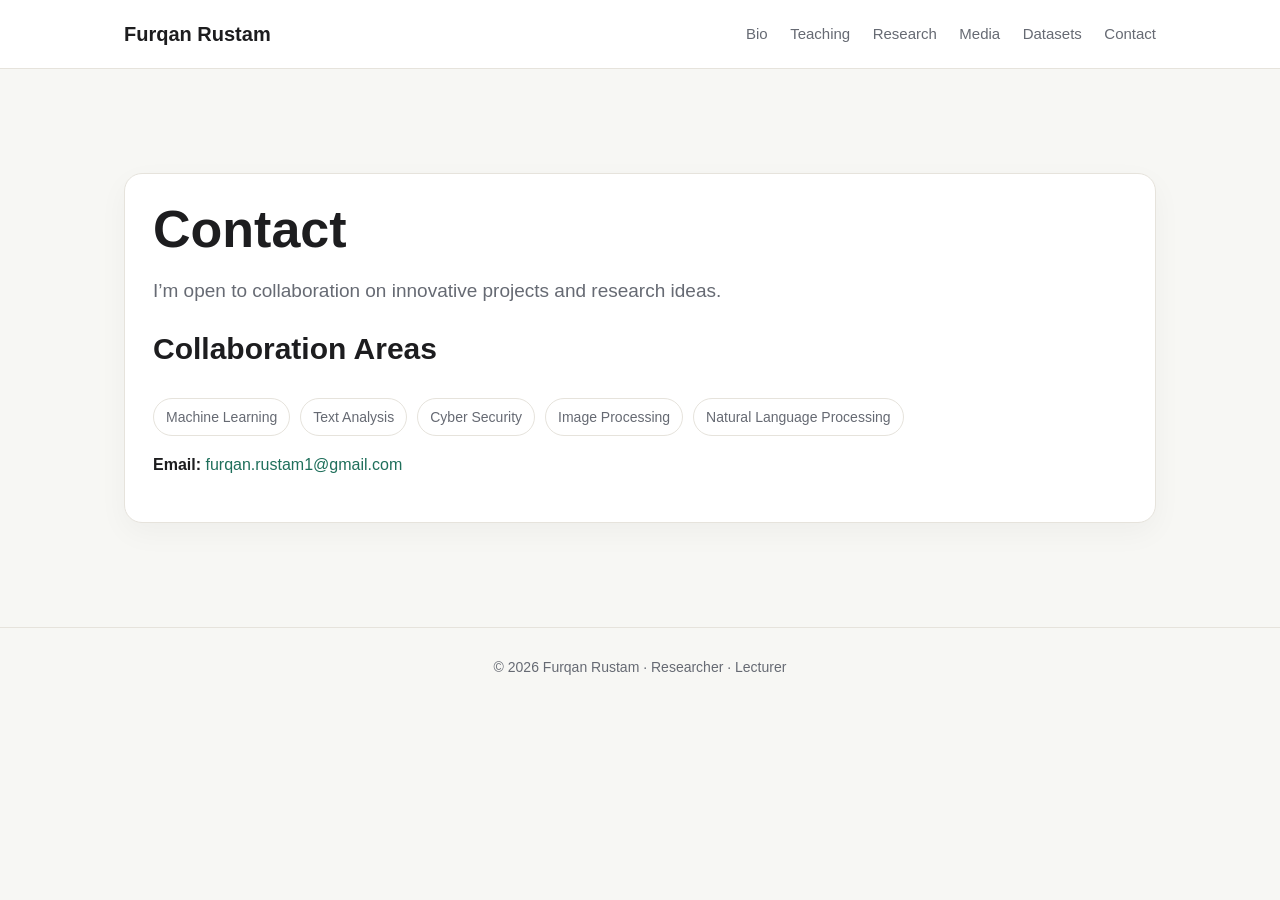
<file: contact.html>
<!DOCTYPE html>
<html lang="en">
<head>
  <meta charset="UTF-8">
  <meta name="viewport" content="width=device-width, initial-scale=1.0">
  <title>Contact | Furqan Rustam</title>
  <link rel="stylesheet" href="style.css">
</head>
<body>
<header>
  <div class="nav">
    <a class="logo" href="index.html">Furqan Rustam</a>
    <nav>
      <a href="index.html">Bio</a>
      <a href="teaching.html">Teaching</a>
      <a href="research.html">Research</a>
      <a href="media.html">Media</a>
      <a href="datasets.html">Datasets</a>
      <a href="contact.html">Contact</a>
    </nav>
  </div>
</header>

<main>
  <section class="section card">
    <h1>Contact</h1>
    <p class="lead">I’m open to collaboration on innovative projects and research ideas.</p>
    <h2>Collaboration Areas</h2>
    <div class="tags">
      <span class="tag">Machine Learning</span>
      <span class="tag">Text Analysis</span>
      <span class="tag">Cyber Security</span>
      <span class="tag">Image Processing</span>
      <span class="tag">Natural Language Processing</span>
    </div>
    <p><strong>Email:</strong> <a href="mailto:furqan.rustam1@gmail.com">furqan.rustam1@gmail.com</a></p>
  </section>
</main>
<footer>
  © 2026 Furqan Rustam · Researcher · Lecturer
</footer>

</body>
</html>
</file>
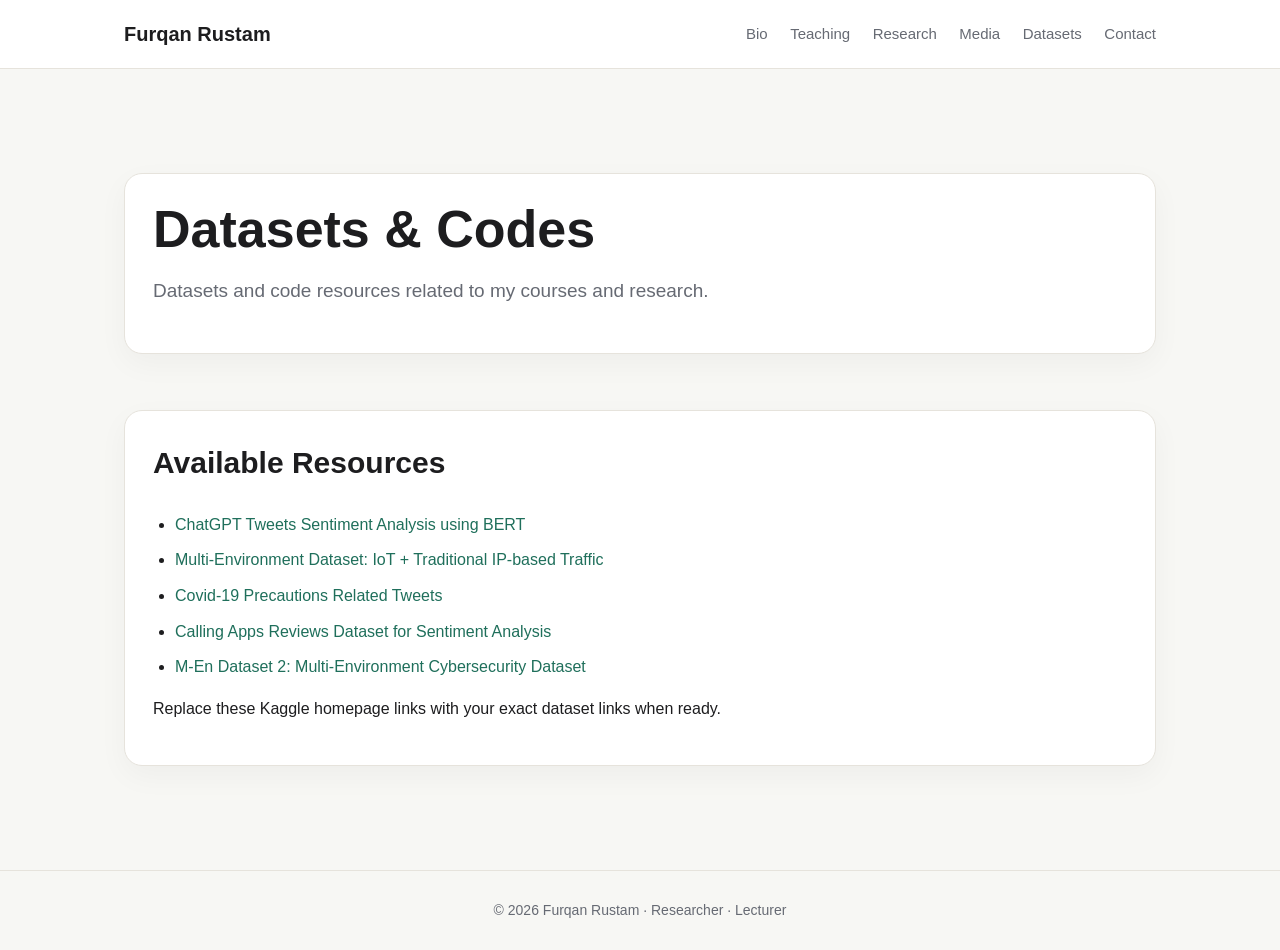
<file: datasets.html>
<!DOCTYPE html>
<html lang="en">
<head>
  <meta charset="UTF-8">
  <meta name="viewport" content="width=device-width, initial-scale=1.0">
  <title>Datasets & Codes | Furqan Rustam</title>
  <link rel="stylesheet" href="style.css">
</head>
<body>
<header>
  <div class="nav">
    <a class="logo" href="index.html">Furqan Rustam</a>
    <nav>
      <a href="index.html">Bio</a>
      <a href="teaching.html">Teaching</a>
      <a href="research.html">Research</a>
      <a href="media.html">Media</a>
      <a href="datasets.html">Datasets</a>
      <a href="contact.html">Contact</a>
    </nav>
  </div>
</header>

<main>
  <section class="section card">
    <h1>Datasets & Codes</h1>
    <p class="lead">Datasets and code resources related to my courses and research.</p>
  </section>

  <section class="section card">
    <h2>Available Resources</h2>
    <ul>
      <li><a href="https://www.kaggle.com/" target="_blank">ChatGPT Tweets Sentiment Analysis using BERT</a></li>
      <li><a href="https://www.kaggle.com/" target="_blank">Multi-Environment Dataset: IoT + Traditional IP-based Traffic</a></li>
      <li><a href="https://www.kaggle.com/" target="_blank">Covid-19 Precautions Related Tweets</a></li>
      <li><a href="https://www.kaggle.com/" target="_blank">Calling Apps Reviews Dataset for Sentiment Analysis</a></li>
      <li><a href="https://www.kaggle.com/" target="_blank">M-En Dataset 2: Multi-Environment Cybersecurity Dataset</a></li>
    </ul>
    <p>Replace these Kaggle homepage links with your exact dataset links when ready.</p>
  </section>
</main>
<footer>
  © 2026 Furqan Rustam · Researcher · Lecturer
</footer>

</body>
</html>
</file>
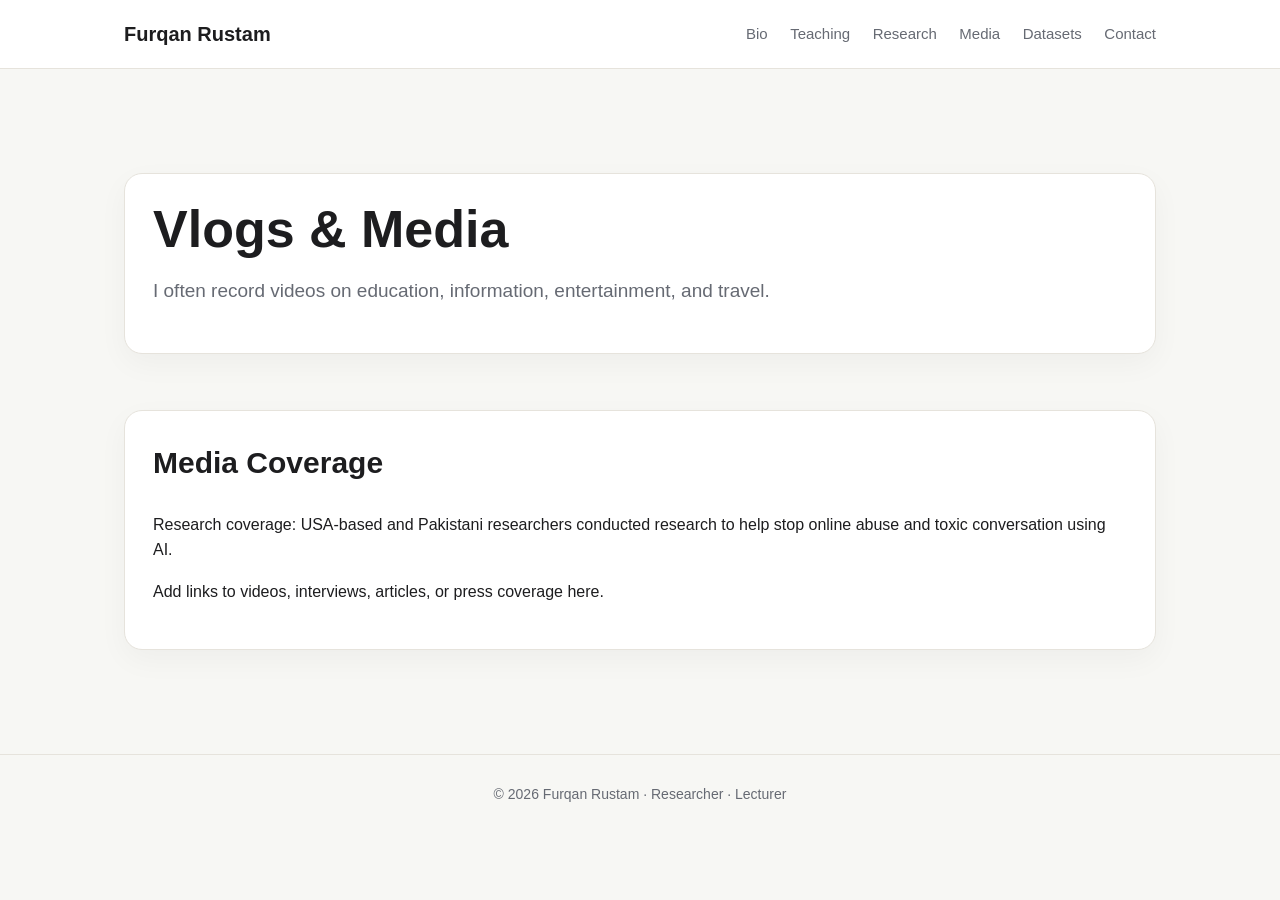
<file: media.html>
<!DOCTYPE html>
<html lang="en">
<head>
  <meta charset="UTF-8">
  <meta name="viewport" content="width=device-width, initial-scale=1.0">
  <title>Vlogs & Media | Furqan Rustam</title>
  <link rel="stylesheet" href="style.css">
</head>
<body>
<header>
  <div class="nav">
    <a class="logo" href="index.html">Furqan Rustam</a>
    <nav>
      <a href="index.html">Bio</a>
      <a href="teaching.html">Teaching</a>
      <a href="research.html">Research</a>
      <a href="media.html">Media</a>
      <a href="datasets.html">Datasets</a>
      <a href="contact.html">Contact</a>
    </nav>
  </div>
</header>

<main>
  <section class="section card">
    <h1>Vlogs & Media</h1>
    <p class="lead">I often record videos on education, information, entertainment, and travel.</p>
  </section>

  <section class="section card">
    <h2>Media Coverage</h2>
    <p>Research coverage: USA-based and Pakistani researchers conducted research to help stop online abuse and toxic conversation using AI.</p>
    <p>Add links to videos, interviews, articles, or press coverage here.</p>
  </section>
</main>
<footer>
  © 2026 Furqan Rustam · Researcher · Lecturer
</footer>

</body>
</html>
</file>
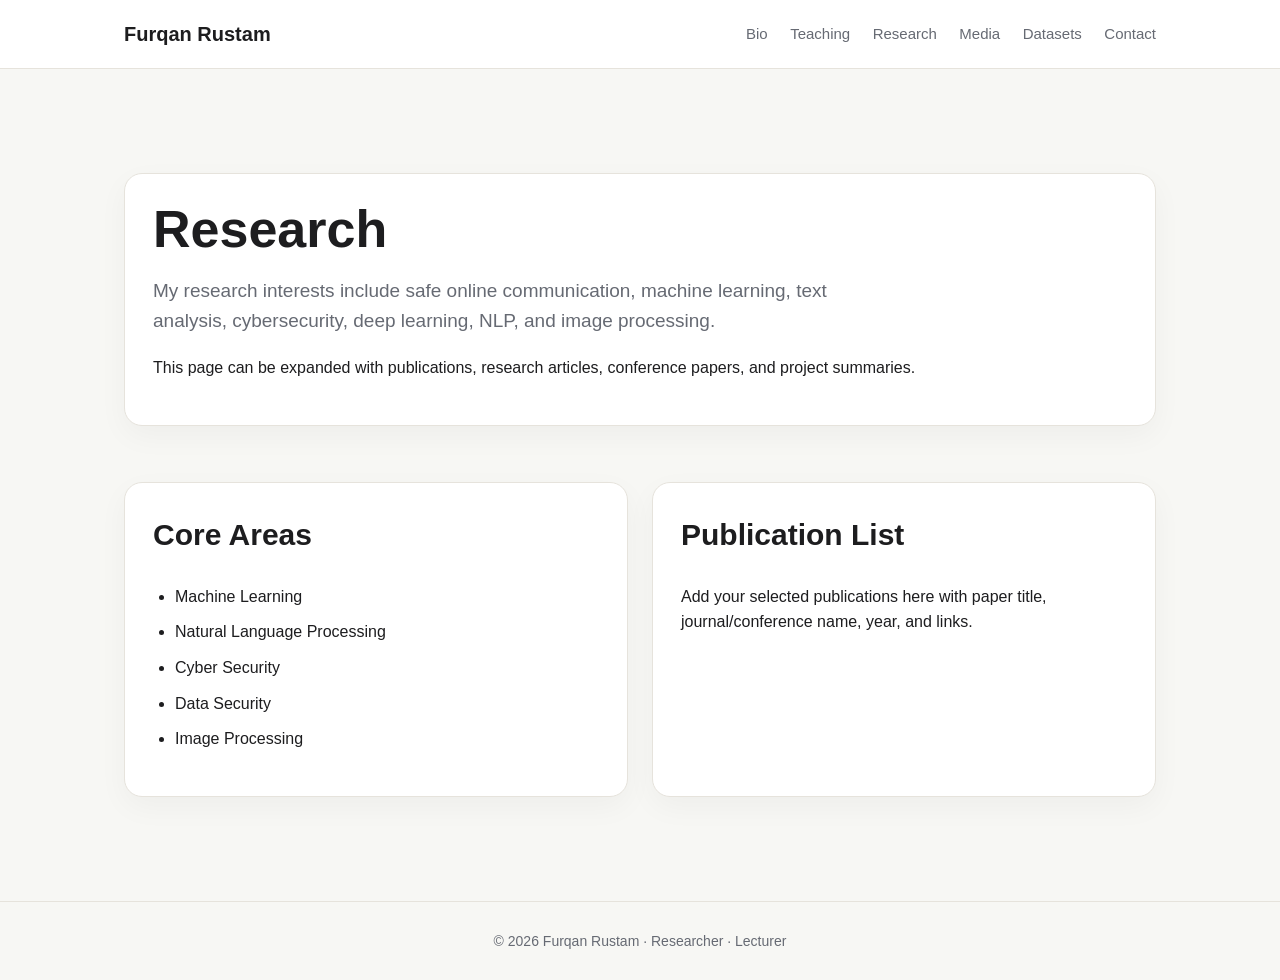
<file: research.html>
<!DOCTYPE html>
<html lang="en">
<head>
  <meta charset="UTF-8">
  <meta name="viewport" content="width=device-width, initial-scale=1.0">
  <title>Research | Furqan Rustam</title>
  <link rel="stylesheet" href="style.css">
</head>
<body>
<header>
  <div class="nav">
    <a class="logo" href="index.html">Furqan Rustam</a>
    <nav>
      <a href="index.html">Bio</a>
      <a href="teaching.html">Teaching</a>
      <a href="research.html">Research</a>
      <a href="media.html">Media</a>
      <a href="datasets.html">Datasets</a>
      <a href="contact.html">Contact</a>
    </nav>
  </div>
</header>

<main>
  <section class="section card">
    <h1>Research</h1>
    <p class="lead">My research interests include safe online communication, machine learning, text analysis, cybersecurity, deep learning, NLP, and image processing.</p>
    <p>This page can be expanded with publications, research articles, conference papers, and project summaries.</p>
  </section>

  <section class="section grid">
    <div class="card">
      <h2>Core Areas</h2>
      <ul>
        <li>Machine Learning</li>
        <li>Natural Language Processing</li>
        <li>Cyber Security</li>
        <li>Data Security</li>
        <li>Image Processing</li>
      </ul>
    </div>
    <div class="card">
      <h2>Publication List</h2>
      <p>Add your selected publications here with paper title, journal/conference name, year, and links.</p>
    </div>
  </section>
</main>
<footer>
  © 2026 Furqan Rustam · Researcher · Lecturer
</footer>

</body>
</html>
</file>
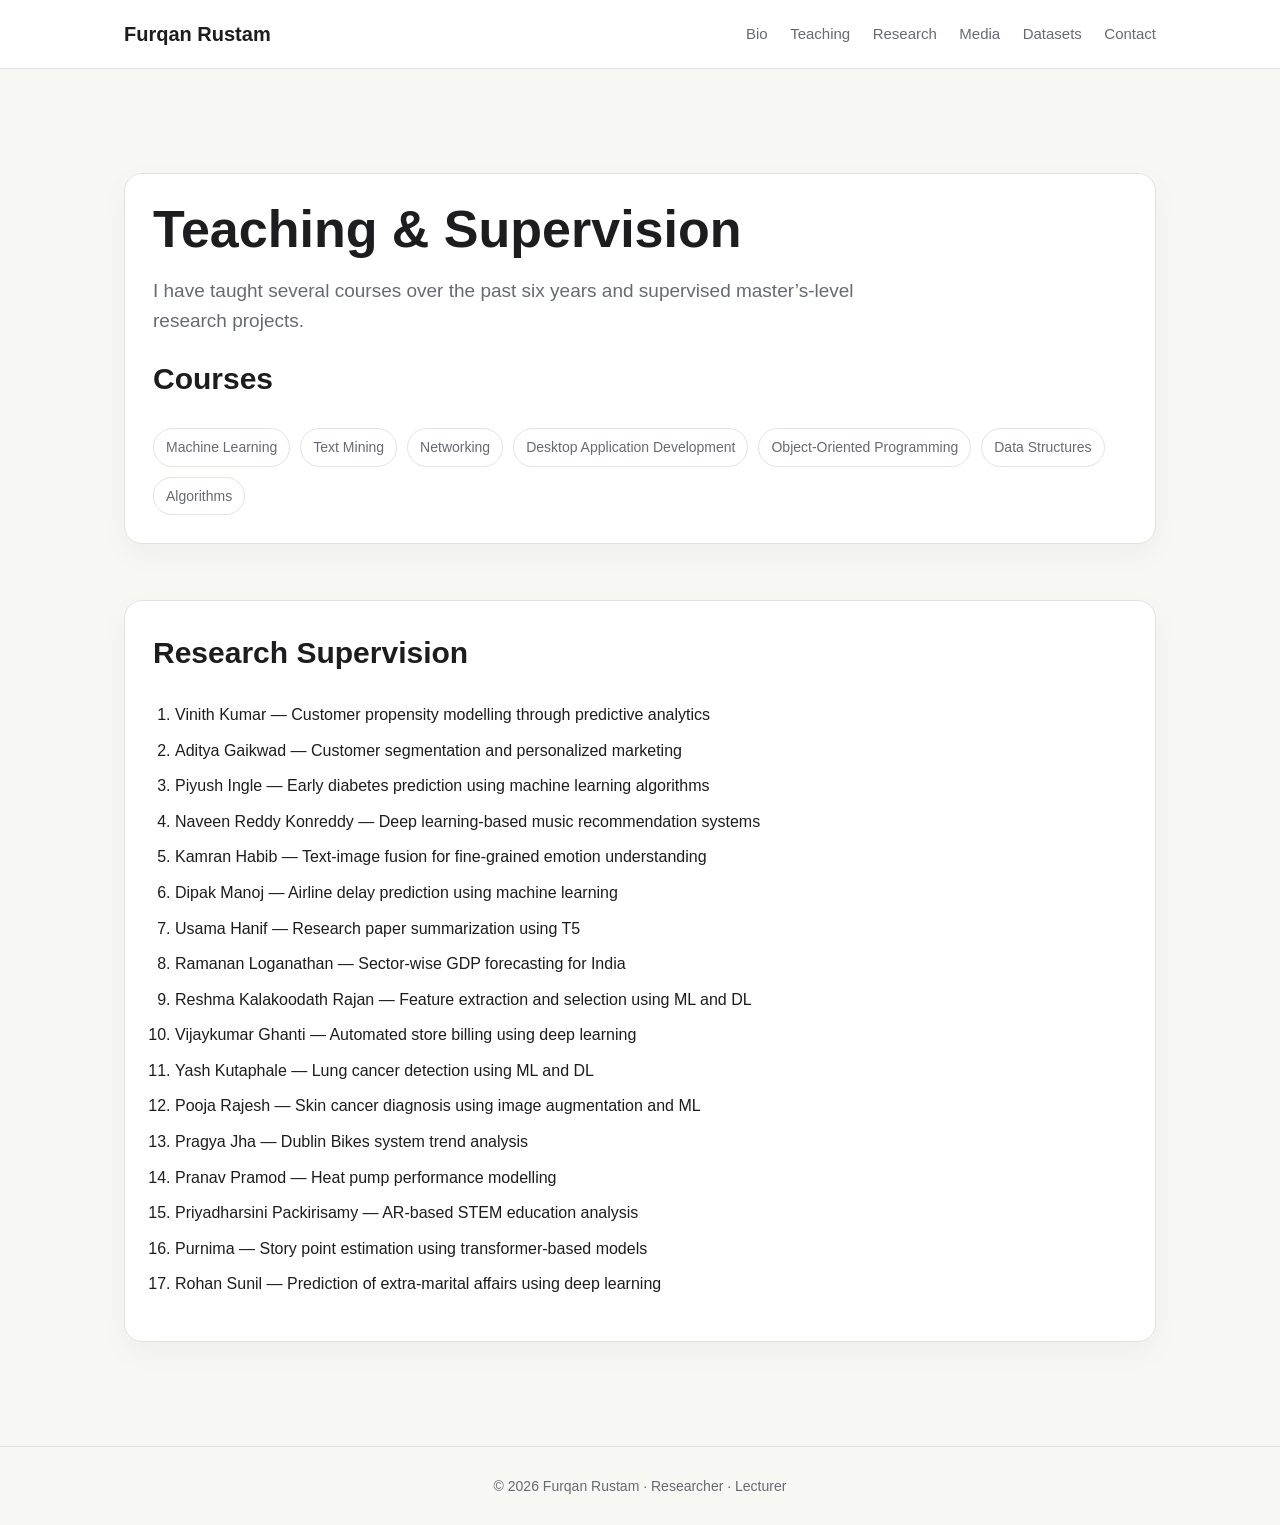
<file: teaching.html>
<!DOCTYPE html>
<html lang="en">
<head>
  <meta charset="UTF-8">
  <meta name="viewport" content="width=device-width, initial-scale=1.0">
  <title>Teaching | Furqan Rustam</title>
  <link rel="stylesheet" href="style.css">
</head>
<body>
<header>
  <div class="nav">
    <a class="logo" href="index.html">Furqan Rustam</a>
    <nav>
      <a href="index.html">Bio</a>
      <a href="teaching.html">Teaching</a>
      <a href="research.html">Research</a>
      <a href="media.html">Media</a>
      <a href="datasets.html">Datasets</a>
      <a href="contact.html">Contact</a>
    </nav>
  </div>
</header>

<main>
  <section class="section card">
    <h1>Teaching & Supervision</h1>
    <p class="lead">I have taught several courses over the past six years and supervised master’s-level research projects.</p>
    <h2>Courses</h2>
    <div class="tags">
      <span class="tag">Machine Learning</span>
      <span class="tag">Text Mining</span>
      <span class="tag">Networking</span>
      <span class="tag">Desktop Application Development</span>
      <span class="tag">Object-Oriented Programming</span>
      <span class="tag">Data Structures</span>
      <span class="tag">Algorithms</span>
    </div>
  </section>

  <section class="section card">
    <h2>Research Supervision</h2>
    <ol>
      <li>Vinith Kumar — Customer propensity modelling through predictive analytics</li>
      <li>Aditya Gaikwad — Customer segmentation and personalized marketing</li>
      <li>Piyush Ingle — Early diabetes prediction using machine learning algorithms</li>
      <li>Naveen Reddy Konreddy — Deep learning-based music recommendation systems</li>
      <li>Kamran Habib — Text-image fusion for fine-grained emotion understanding</li>
      <li>Dipak Manoj — Airline delay prediction using machine learning</li>
      <li>Usama Hanif — Research paper summarization using T5</li>
      <li>Ramanan Loganathan — Sector-wise GDP forecasting for India</li>
      <li>Reshma Kalakoodath Rajan — Feature extraction and selection using ML and DL</li>
      <li>Vijaykumar Ghanti — Automated store billing using deep learning</li>
      <li>Yash Kutaphale — Lung cancer detection using ML and DL</li>
      <li>Pooja Rajesh — Skin cancer diagnosis using image augmentation and ML</li>
      <li>Pragya Jha — Dublin Bikes system trend analysis</li>
      <li>Pranav Pramod — Heat pump performance modelling</li>
      <li>Priyadharsini Packirisamy — AR-based STEM education analysis</li>
      <li>Purnima — Story point estimation using transformer-based models</li>
      <li>Rohan Sunil — Prediction of extra-marital affairs using deep learning</li>
    </ol>
  </section>
</main>
<footer>
  © 2026 Furqan Rustam · Researcher · Lecturer
</footer>

</body>
</html>
</file>
<file: style.css>
:root {
  --bg: #f7f7f4;
  --panel: #ffffff;
  --text: #1d1d1f;
  --muted: #666a73;
  --line: #e6e3dc;
  --accent: #1f6f5b;
}

* {
  box-sizing: border-box;
}

body {
  margin: 0;
  font-family: Arial, Helvetica, sans-serif;
  background: var(--bg);
  color: var(--text);
  line-height: 1.6;
}

a {
  color: var(--accent);
  text-decoration: none;
}

a:hover {
  text-decoration: underline;
}

header {
  background: var(--panel);
  border-bottom: 1px solid var(--line);
  position: sticky;
  top: 0;
  z-index: 10;
}

.nav {
  max-width: 1080px;
  margin: auto;
  padding: 18px 24px;
  display: flex;
  justify-content: space-between;
  align-items: center;
  gap: 16px;
}

.logo {
  font-weight: 700;
  font-size: 20px;
  color: var(--text);
}

nav a {
  margin-left: 18px;
  color: var(--muted);
  font-size: 15px;
}

nav a:hover {
  color: var(--accent);
}

main {
  max-width: 1080px;
  margin: auto;
  padding: 48px 24px;
}

.hero {
  display: grid;
  grid-template-columns: 1.4fr 0.8fr;
  gap: 32px;
  align-items: center;
  padding: 56px 0;
}

.badge {
  display: inline-block;
  padding: 6px 12px;
  background: #e8f3ef;
  color: var(--accent);
  border-radius: 999px;
  font-size: 14px;
  margin-bottom: 18px;
}

h1 {
  font-size: 52px;
  line-height: 1.05;
  margin: 0 0 18px;
}

h2 {
  font-size: 30px;
  margin-top: 0;
}

h3 {
  margin-bottom: 8px;
}

.lead {
  color: var(--muted);
  font-size: 19px;
  max-width: 720px;
}

.card {
  background: var(--panel);
  border: 1px solid var(--line);
  border-radius: 18px;
  padding: 28px;
  box-shadow: 0 10px 30px rgba(0,0,0,0.04);
}

.grid {
  display: grid;
  grid-template-columns: repeat(2, 1fr);
  gap: 24px;
  margin: 28px 0;
}

.tags {
  display: flex;
  flex-wrap: wrap;
  gap: 10px;
  margin-top: 18px;
}

.tag {
  border: 1px solid var(--line);
  border-radius: 999px;
  padding: 7px 12px;
  background: #fff;
  color: var(--muted);
  font-size: 14px;
}

.section {
  margin: 56px 0;
}

ul, ol {
  padding-left: 22px;
}

li {
  margin-bottom: 10px;
}

footer {
  border-top: 1px solid var(--line);
  color: var(--muted);
  text-align: center;
  padding: 28px;
  font-size: 14px;
}

.button {
  display: inline-block;
  background: var(--accent);
  color: white;
  padding: 12px 18px;
  border-radius: 12px;
  margin-top: 16px;
}

.button:hover {
  text-decoration: none;
  opacity: 0.9;
}

@media (max-width: 800px) {
  .nav {
    flex-direction: column;
    align-items: flex-start;
  }

  nav a {
    display: inline-block;
    margin: 6px 12px 0 0;
  }

  .hero,
  .grid {
    grid-template-columns: 1fr;
  }

  h1 {
    font-size: 40px;
  }
}
</file>
